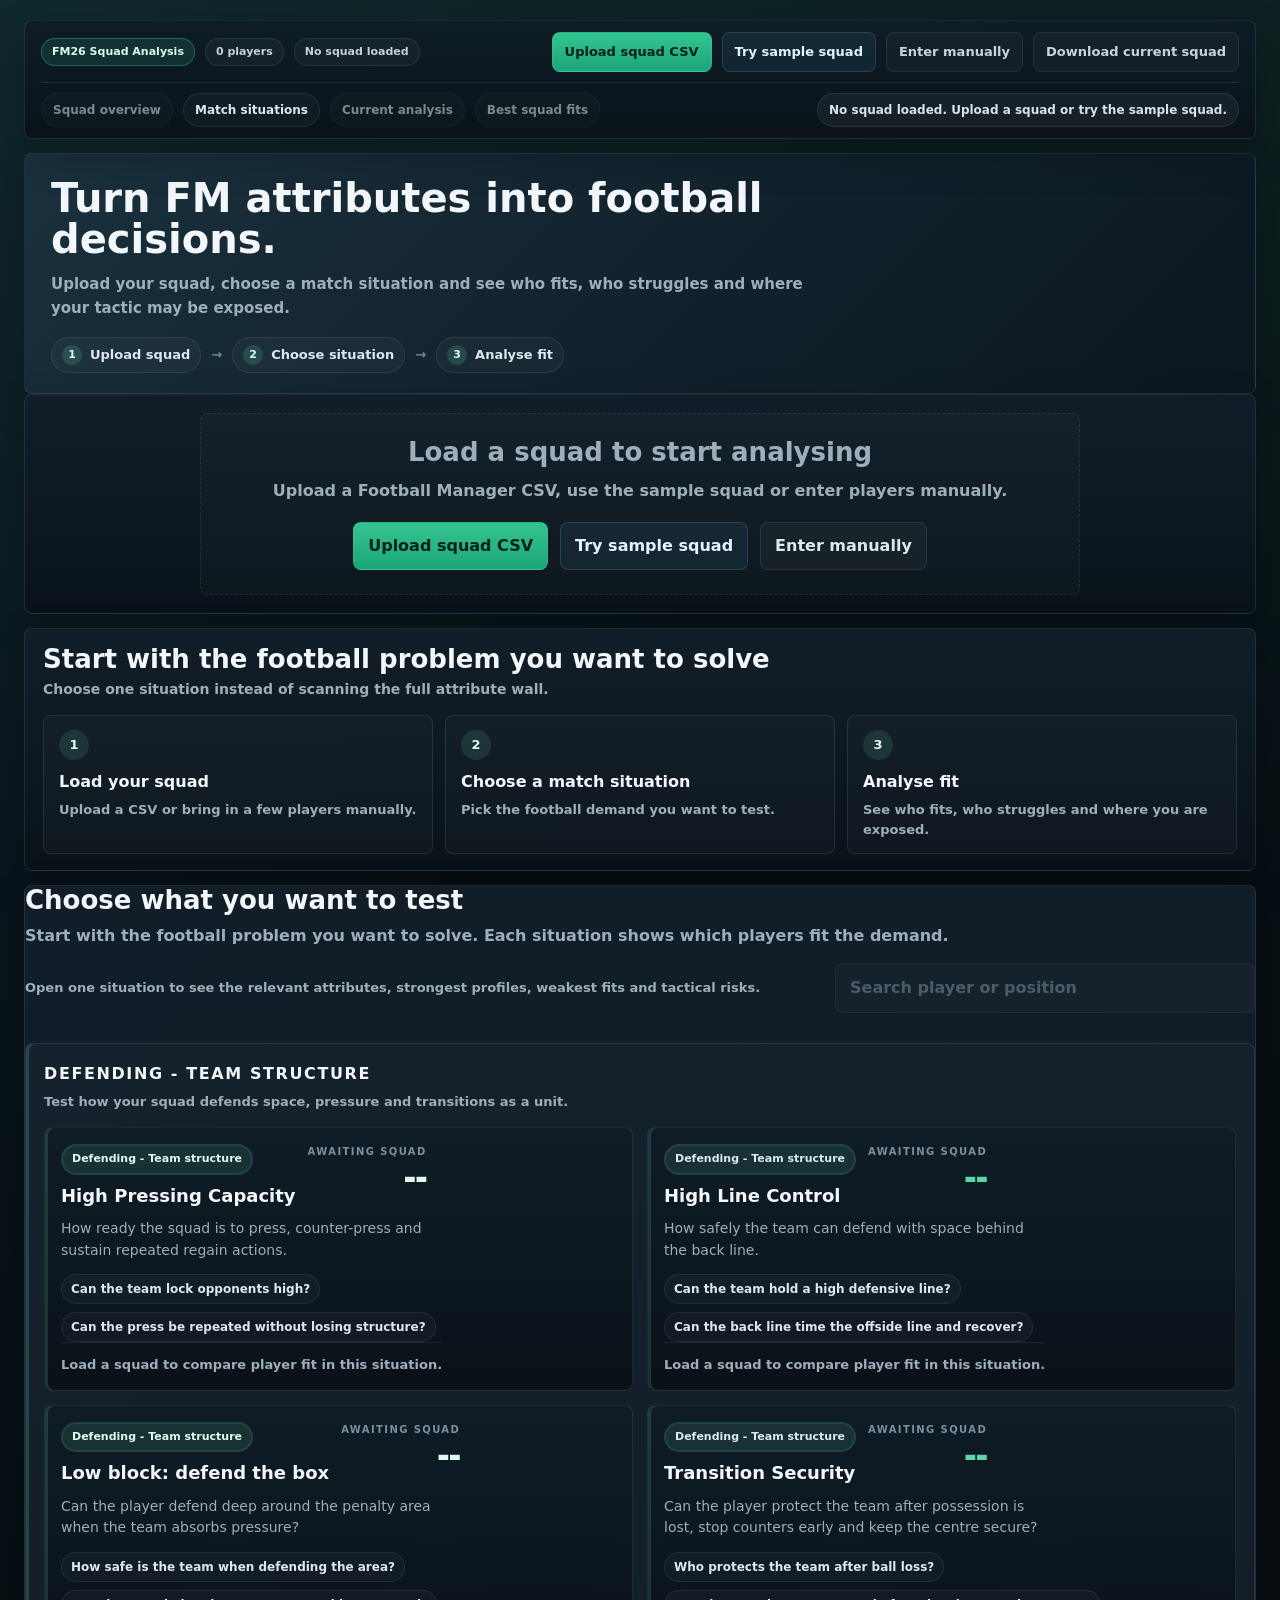
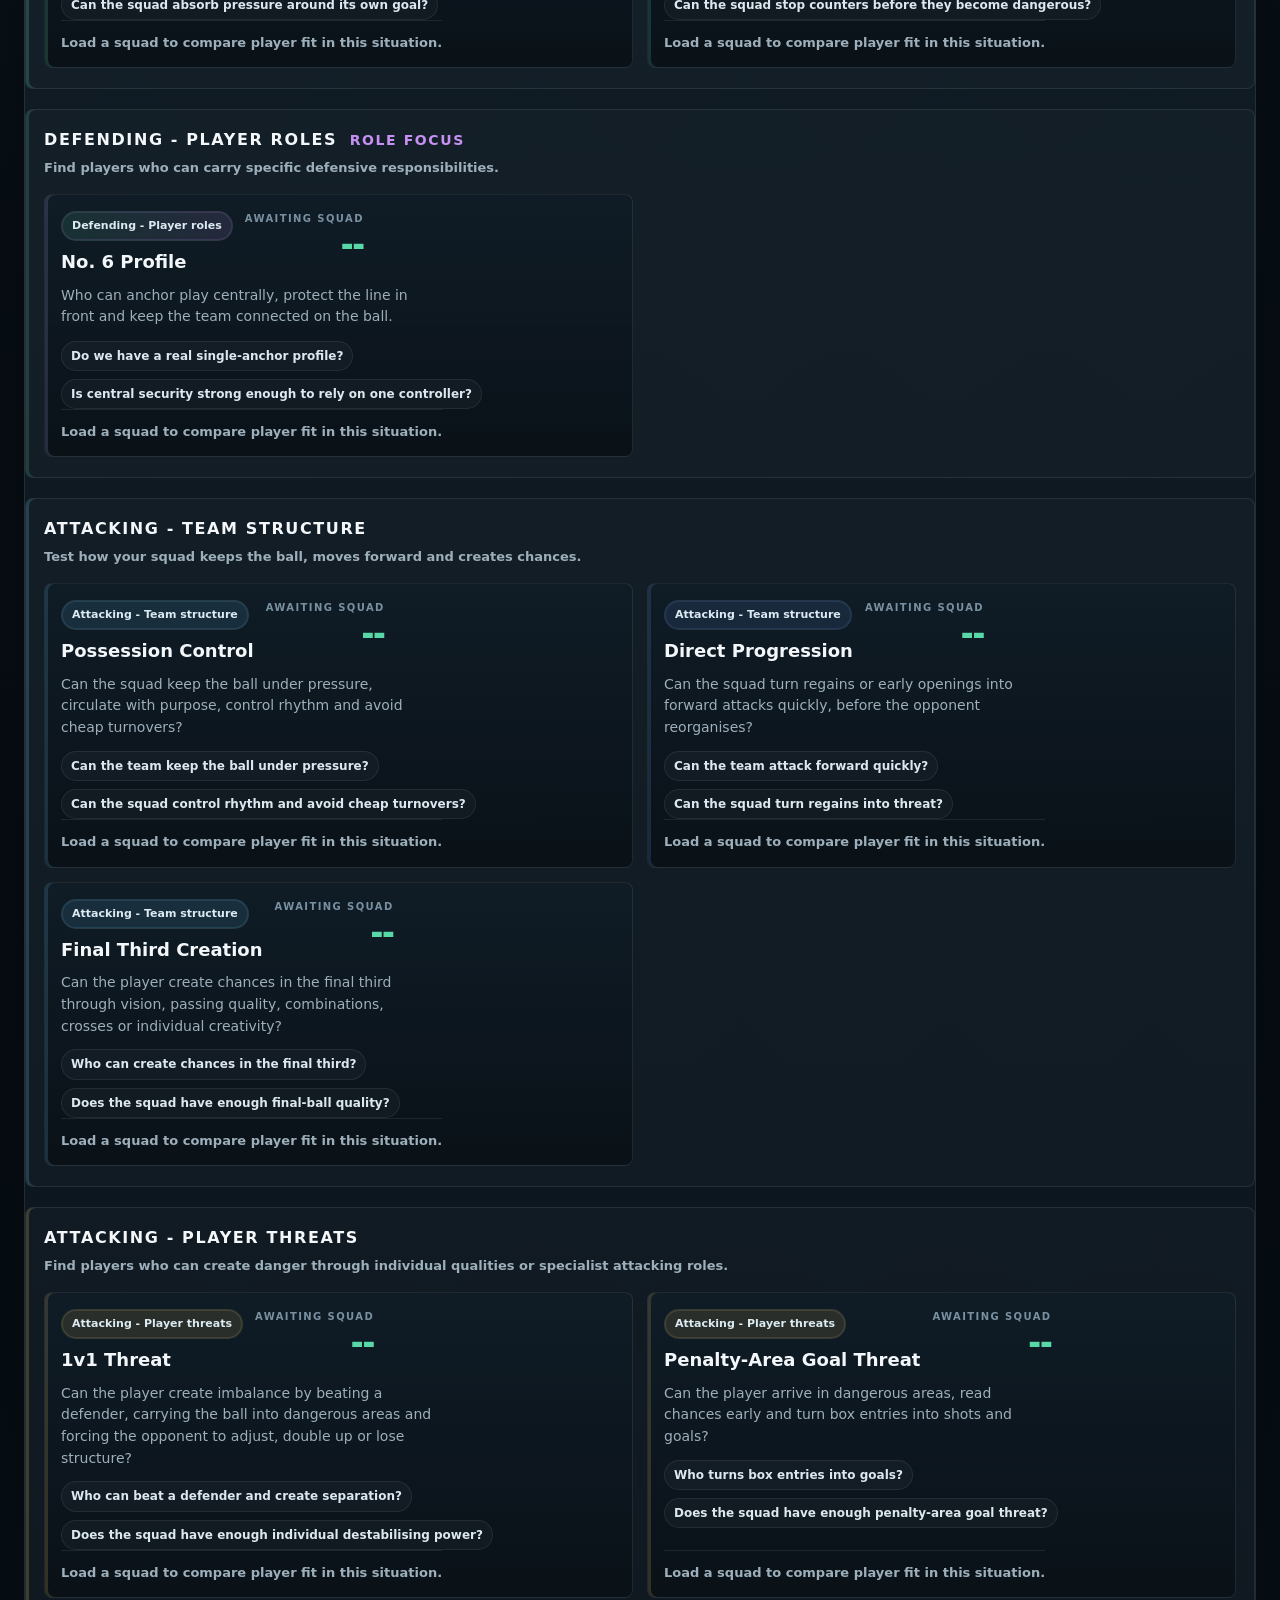
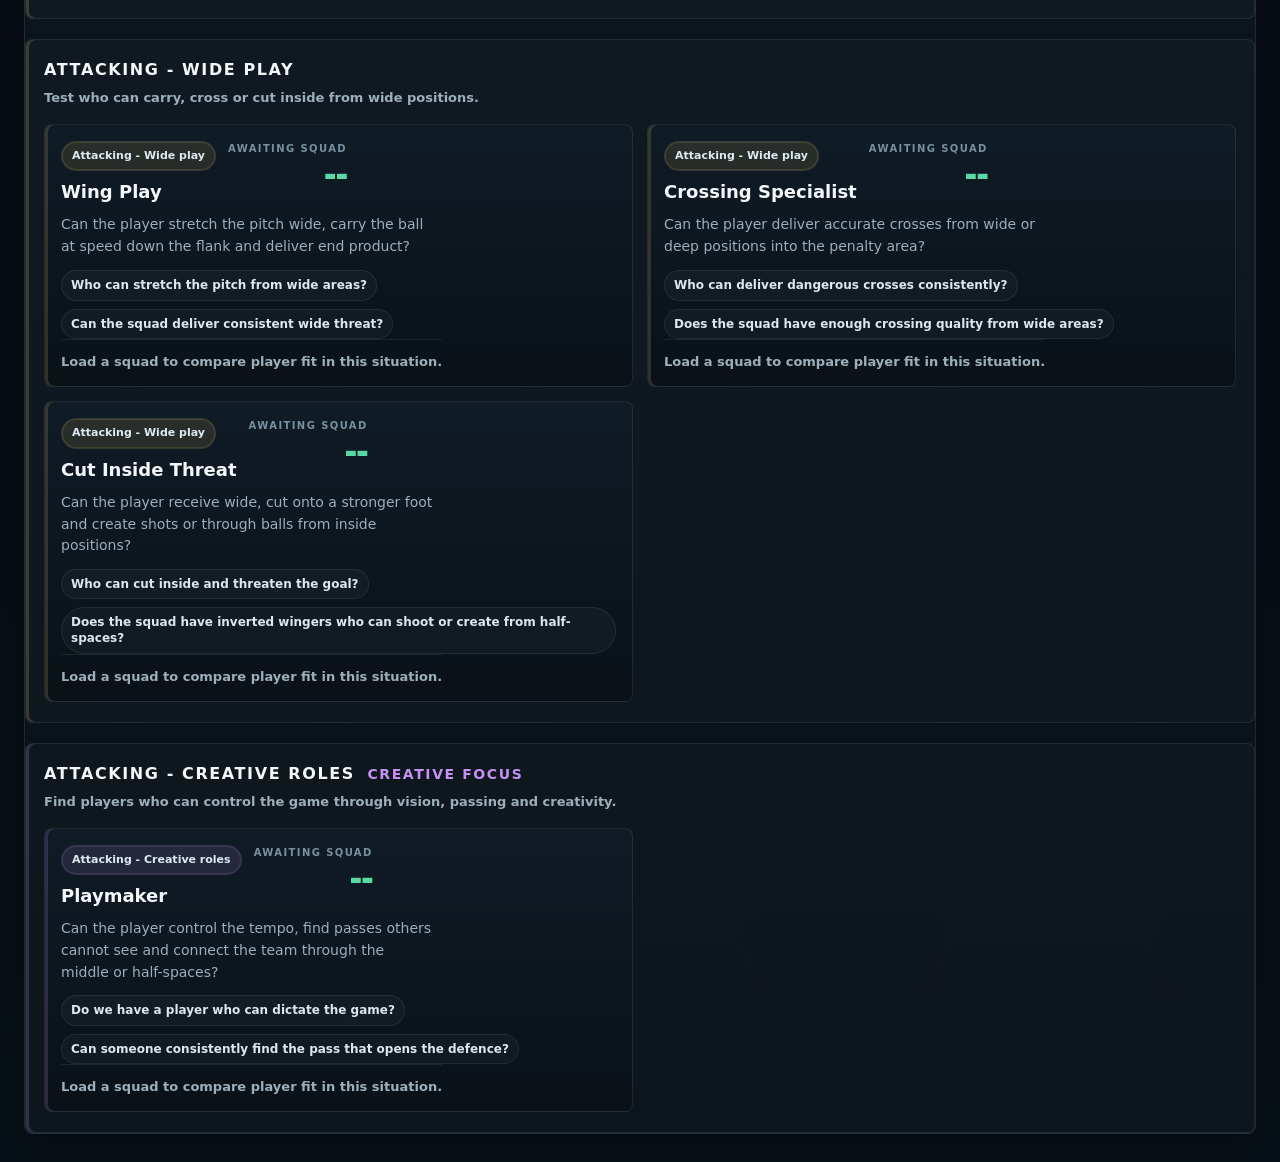
<file: index.html>
<!doctype html>
<html lang="en">
  <head>
    <meta charset="UTF-8" />
    <meta name="viewport" content="width=device-width, initial-scale=1.0" />
    <title>FM26 Squad Analysis</title>
    <link rel="stylesheet" href="./styles.css" />
  </head>
  <body>
    <main class="app-shell">
      <input id="csvInput" class="visually-hidden" type="file" accept=".csv,text/csv" />

      <section class="band sticky-app-bar" id="stickyAppBar">
        <div class="sticky-app-main">
          <div class="sticky-app-brand">
            <span class="pill pill-accent">FM26 Squad Analysis</span>
            <span class="pill" id="playerCountPill">0 players</span>
            <span class="pill" id="dataSourcePill">No squad loaded</span>
            <span class="pill hidden-view" id="activeSituationPill">Active: none</span>
          </div>
          <div class="sticky-app-actions">
            <button class="btn btn-primary" id="stickyUploadBtn" type="button">Upload squad CSV</button>
            <button class="btn btn-secondary" id="sampleBtn" type="button">Try sample squad</button>
            <button class="btn btn-tertiary" id="manualEntryBtn" type="button">Enter manually</button>
            <button class="btn btn-tertiary" id="exportBtn" type="button">Download current squad</button>
          </div>
        </div>
        <div class="sticky-app-nav">
          <div class="anchor-group">
            <button class="anchor-btn" id="jumpToOverviewBtn" type="button">Squad overview</button>
            <button class="anchor-btn" id="jumpToSituationsBtn" type="button">Match situations</button>
            <button class="anchor-btn" id="jumpToAnalysisBtn" type="button">Current analysis</button>
            <button class="anchor-btn" id="jumpToRankingBtn" type="button">Best squad fits</button>
          </div>
          <div id="statusMessage" class="status-pill status-neutral">Loading analysis models</div>
        </div>
      </section>

      <header class="band topbar">
        <div class="brand-block">
          <h1>Turn FM attributes into football decisions.</h1>
          <p class="lede">
            Upload your squad, choose a match situation and see who fits, who struggles and where your
            tactic may be exposed.
          </p>
          <div class="hero-process">
            <span class="hero-step"><strong>1</strong> Upload squad</span>
            <span class="hero-arrow">&rarr;</span>
            <span class="hero-step"><strong>2</strong> Choose situation</span>
            <span class="hero-arrow">&rarr;</span>
            <span class="hero-step"><strong>3</strong> Analyse fit</span>
          </div>
        </div>
      </header>

      <section class="band empty-state-band hidden-view" id="emptyStateSection">
        <div class="empty-state empty-state-centered">
          <div class="empty-state-copy">
            <h2>Load a squad to start analysing</h2>
            <p>Upload a Football Manager CSV, use the sample squad or enter players manually.</p>
          </div>
          <div class="empty-state-actions">
            <button class="btn btn-primary" id="emptyUploadBtn" type="button">Upload squad CSV</button>
            <button class="btn btn-secondary" id="emptySampleBtn" type="button">Try sample squad</button>
            <button class="btn btn-tertiary" id="emptyManualBtn" type="button">Enter manually</button>
          </div>
        </div>
      </section>

      <section class="band overview-intro" id="introOverviewSection">
        <div class="overview-head compact-overview-head">
          <div>
            <h2>Start with the football problem you want to solve</h2>
            <p>Choose one situation instead of scanning the full attribute wall.</p>
          </div>
        </div>

        <div class="overview-steps">
          <article class="overview-card">
            <div class="overview-index">1</div>
            <h3>Load your squad</h3>
            <p>Upload a CSV or bring in a few players manually.</p>
          </article>
          <article class="overview-card">
            <div class="overview-index">2</div>
            <h3>Choose a match situation</h3>
            <p>Pick the football demand you want to test.</p>
          </article>
          <article class="overview-card">
            <div class="overview-index">3</div>
            <h3>Analyse fit</h3>
            <p>See who fits, who struggles and where you are exposed.</p>
          </article>
        </div>
      </section>

      <section class="band squad-overview-band hidden-view" id="squadOverviewSection">
        <div class="section-head">
          <div>
            <h2>Squad overview</h2>
            <p>See your team's strengths and weaknesses across every match situation at a glance.</p>
          </div>
        </div>
        <div id="squadOverviewContent" class="squad-overview-content"></div>
      </section>

      <section class="page-grid" id="pageGrid">
        <div class="main-column">
          <section class="band" id="lensDirectorySection">
            <div class="section-head">
              <div>
                <h2>Choose what you want to test</h2>
                <p>Start with the football problem you want to solve. Each situation shows which players fit the demand.</p>
              </div>
            </div>
            <div class="directory-toolbar">
              <div class="legend-block">
                <span>Open one situation to see the relevant attributes, strongest profiles, weakest fits and tactical risks.</span>
              </div>
              <input
                id="searchInput"
                class="search-input directory-search"
                type="search"
                placeholder="Search player or position"
                autocomplete="off"
              />
            </div>
            <div id="positionFilters" class="position-filters"></div>
            <div id="lensGrid" class="lens-grid"></div>
          </section>

          <section class="band detail-band" id="detailSection">
            <div id="detailHeader"></div>
            <div id="kpiGrid" class="kpi-grid"></div>
            <div id="insightRow" class="insight-row"></div>
            <div id="topFitsSection" class="top-fits-section"></div>
            <div id="detailContextRow" class="detail-context-row"></div>
          </section>

          <section class="band" id="rankingSection">
            <div class="section-head section-head-tight">
              <div>
                <h2>Best squad fits</h2>
                <p>Players are ranked by how well their FM attributes match this football demand.</p>
              </div>
            </div>
            <div class="table-wrap">
              <table id="rankingTable"></table>
            </div>
          </section>
        </div>

        <aside class="side-column hidden-view" id="sideColumn">
          <section class="band side-panel">
            <div class="section-head section-head-tight">
              <div>
                <h2>Player fit in this situation</h2>
                <p>See why this player fits, struggles, or creates risk in the selected match situation.</p>
              </div>
            </div>
            <div id="selectedPlayerPanel"></div>
          </section>
        </aside>
      </section>
    </main>

    <div class="modal-backdrop hidden" id="manualModal" aria-hidden="true">
      <section class="band modal-panel" aria-labelledby="manualModalTitle">
        <div class="modal-head">
          <div>
            <h2 id="manualModalTitle">Enter player manually</h2>
            <p>Add one outfield player with a full attribute profile.</p>
          </div>
          <button class="icon-btn" id="closeManualModal" type="button" aria-label="Close manual entry">
            Close
          </button>
        </div>
        <form id="manualForm" class="manual-form">
          <div class="identity-grid">
            <label class="field">
              <span>Name</span>
              <input name="Name" type="text" required />
            </label>
            <label class="field">
              <span>Position</span>
              <input name="Position" type="text" placeholder="D (C), AM (R), ST (C)" />
            </label>
            <label class="field">
              <span>Age</span>
              <input name="Age" type="number" min="15" max="45" />
            </label>
          </div>
          <div id="manualGroups" class="manual-groups"></div>
          <div class="modal-actions">
            <button class="btn" id="cancelManualEntry" type="button">Cancel</button>
            <button class="btn btn-primary" type="submit">Add player to squad</button>
          </div>
        </form>
      </section>
    </div>

    <script src="./app.js"></script>
  </body>
</html>
</file>
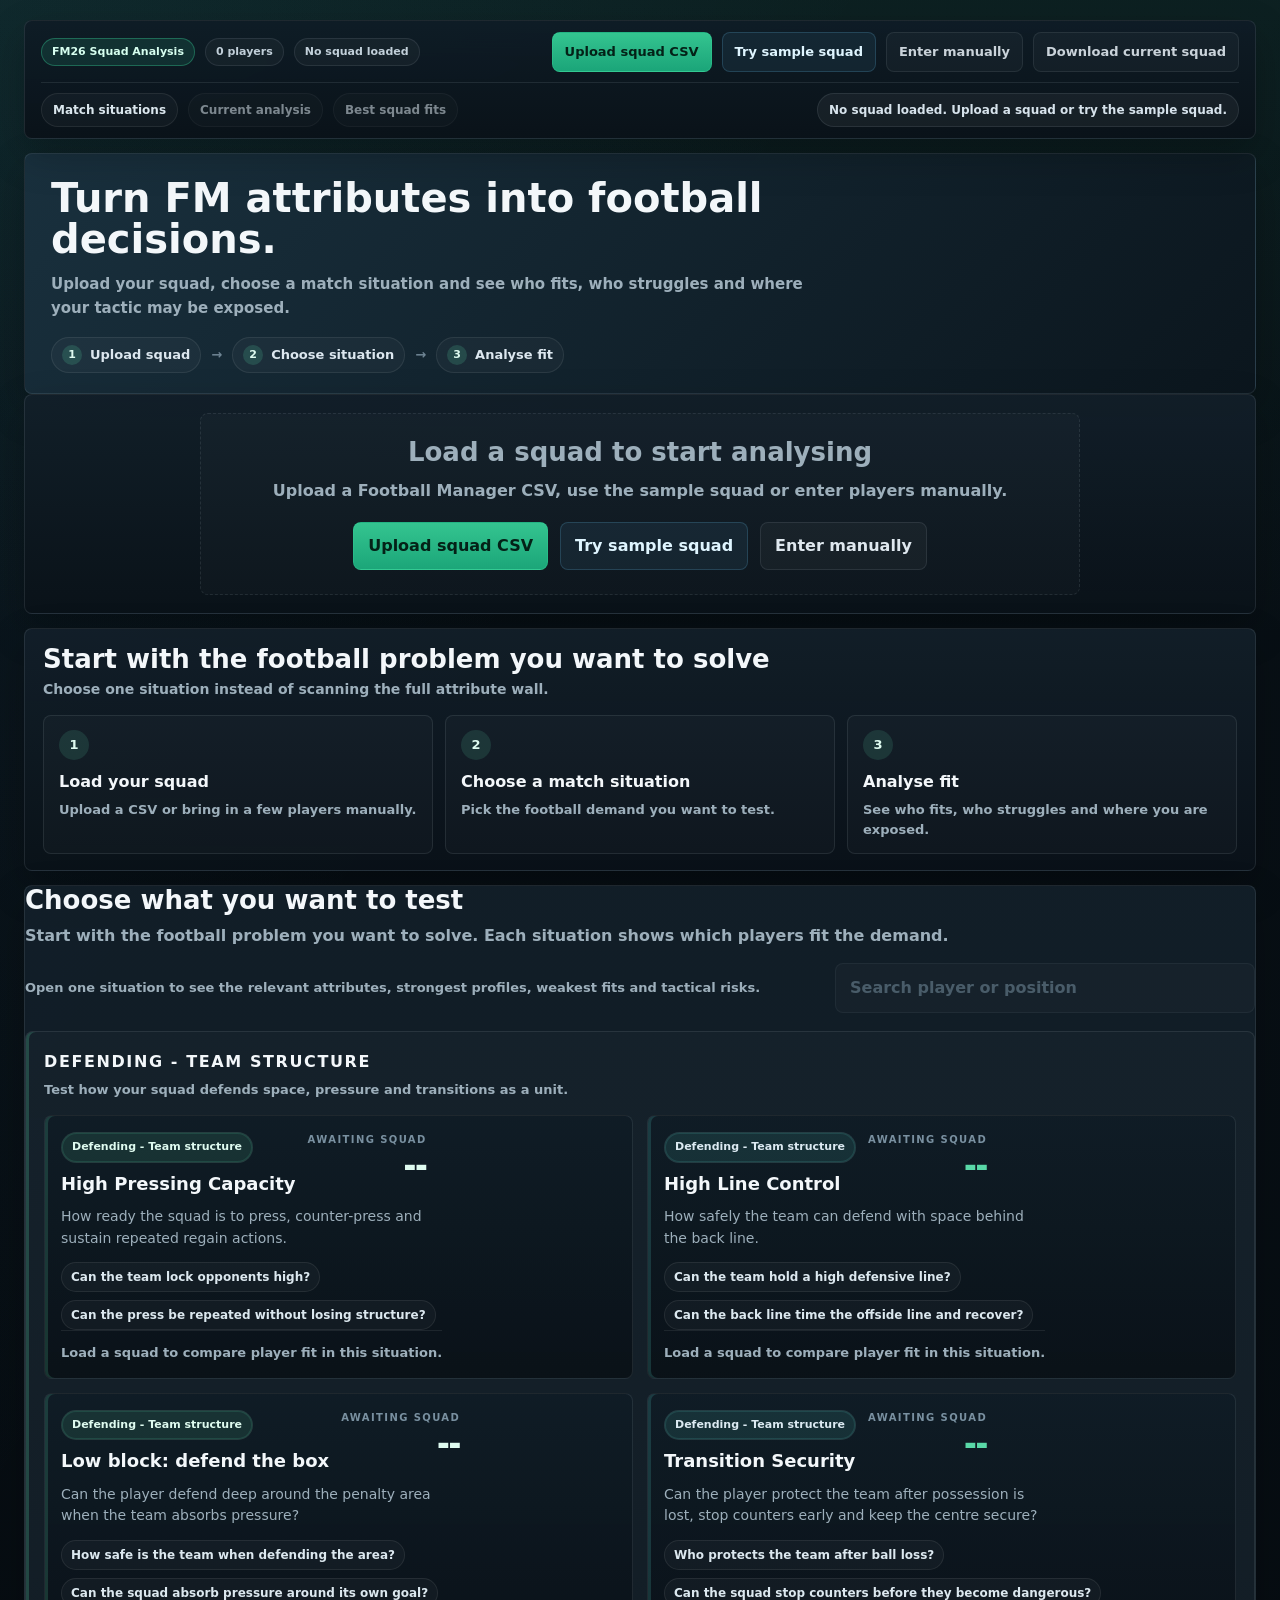
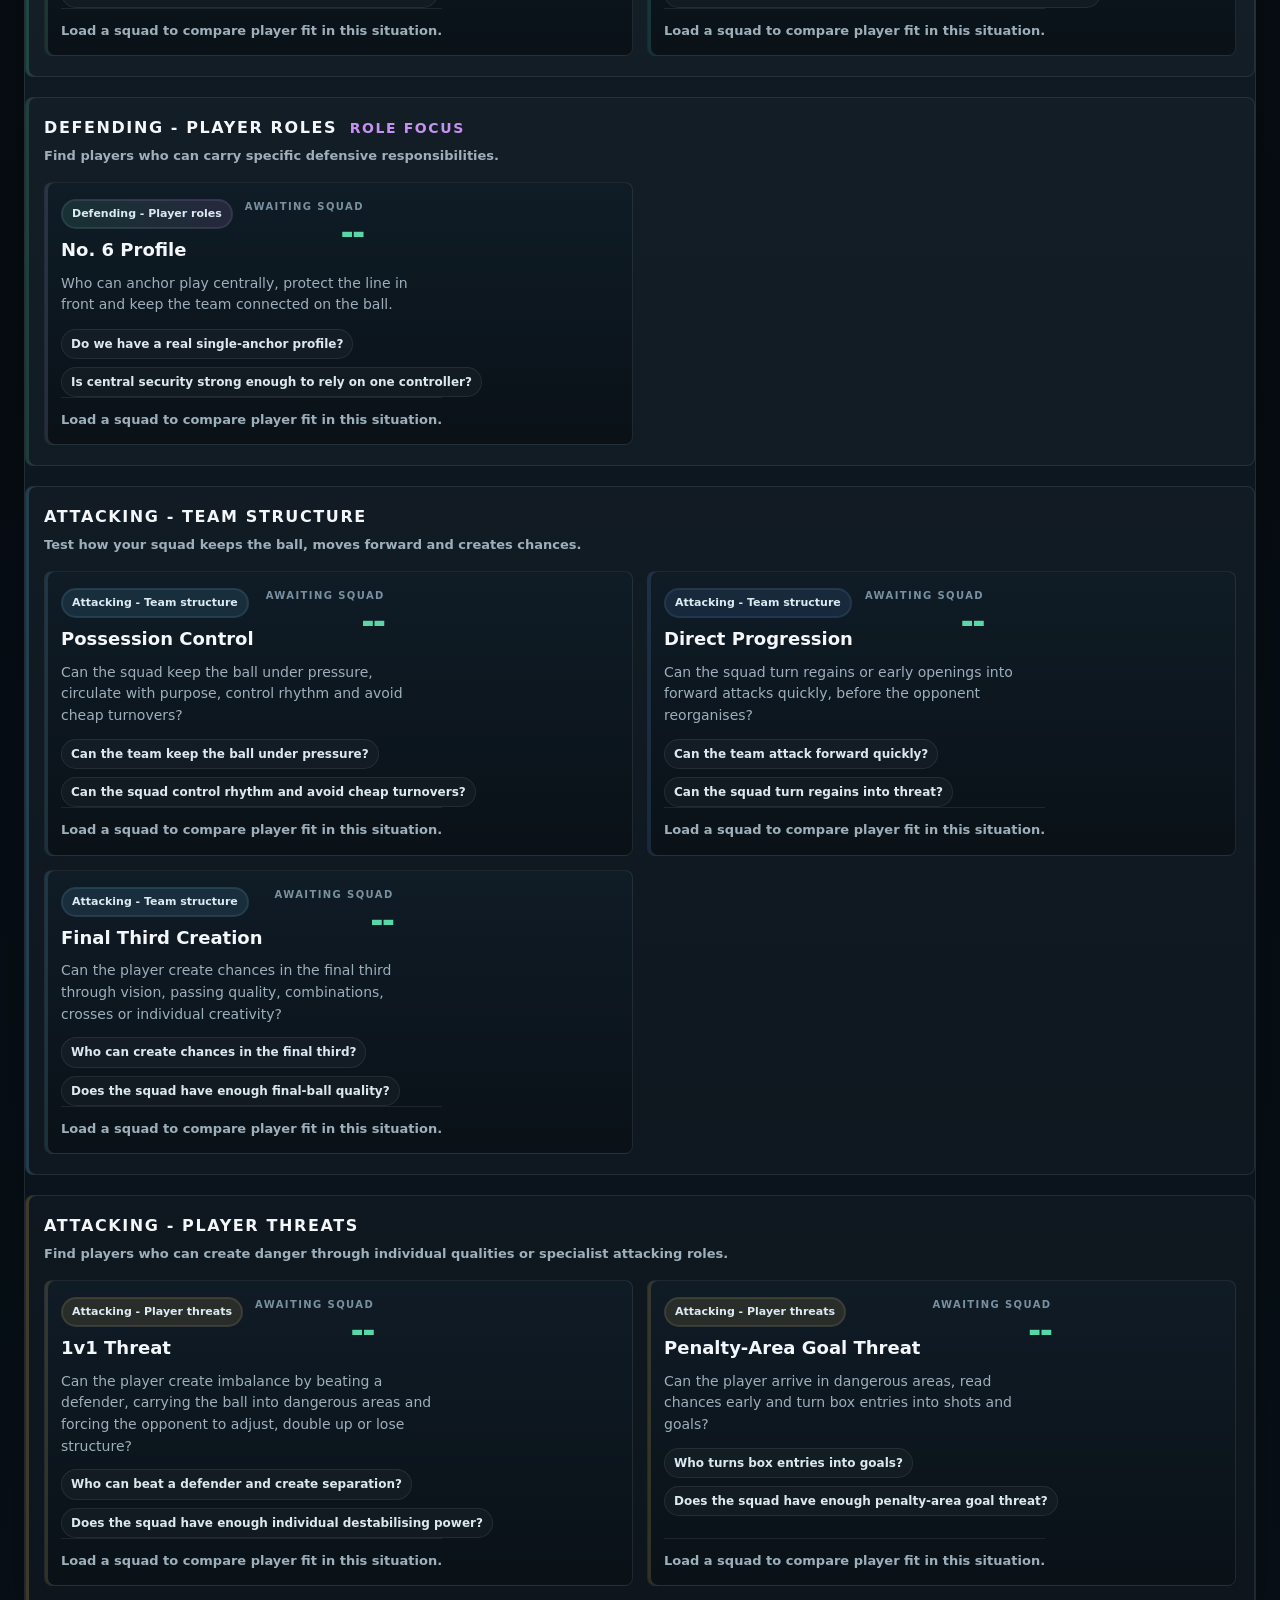
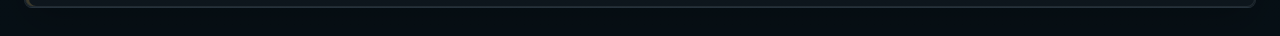
<file: Nima-main/index.html>
<!doctype html>
<html lang="en">
  <head>
    <meta charset="UTF-8" />
    <meta name="viewport" content="width=device-width, initial-scale=1.0" />
    <title>FM26 Squad Analysis</title>
    <link rel="stylesheet" href="./styles.css" />
  </head>
  <body>
    <main class="app-shell">
      <input id="csvInput" class="visually-hidden" type="file" accept=".csv,text/csv" />

      <section class="band sticky-app-bar" id="stickyAppBar">
        <div class="sticky-app-main">
          <div class="sticky-app-brand">
            <span class="pill pill-accent">FM26 Squad Analysis</span>
            <span class="pill" id="playerCountPill">0 players</span>
            <span class="pill" id="dataSourcePill">No squad loaded</span>
            <span class="pill hidden-view" id="activeSituationPill">Active: none</span>
          </div>
          <div class="sticky-app-actions">
            <button class="btn btn-primary" id="stickyUploadBtn" type="button">Upload squad CSV</button>
            <button class="btn btn-secondary" id="sampleBtn" type="button">Try sample squad</button>
            <button class="btn btn-tertiary" id="manualEntryBtn" type="button">Enter manually</button>
            <button class="btn btn-tertiary" id="exportBtn" type="button">Download current squad</button>
          </div>
        </div>
        <div class="sticky-app-nav">
          <div class="anchor-group">
            <button class="anchor-btn" id="jumpToSituationsBtn" type="button">Match situations</button>
            <button class="anchor-btn" id="jumpToAnalysisBtn" type="button">Current analysis</button>
            <button class="anchor-btn" id="jumpToRankingBtn" type="button">Best squad fits</button>
          </div>
          <div id="statusMessage" class="status-pill status-neutral">Loading analysis models</div>
        </div>
      </section>

      <header class="band topbar">
        <div class="brand-block">
          <h1>Turn FM attributes into football decisions.</h1>
          <p class="lede">
            Upload your squad, choose a match situation and see who fits, who struggles and where your
            tactic may be exposed.
          </p>
          <div class="hero-process">
            <span class="hero-step"><strong>1</strong> Upload squad</span>
            <span class="hero-arrow">&rarr;</span>
            <span class="hero-step"><strong>2</strong> Choose situation</span>
            <span class="hero-arrow">&rarr;</span>
            <span class="hero-step"><strong>3</strong> Analyse fit</span>
          </div>
        </div>
      </header>

      <section class="band empty-state-band hidden-view" id="emptyStateSection">
        <div class="empty-state empty-state-centered">
          <div class="empty-state-copy">
            <h2>Load a squad to start analysing</h2>
            <p>Upload a Football Manager CSV, use the sample squad or enter players manually.</p>
          </div>
          <div class="empty-state-actions">
            <button class="btn btn-primary" id="emptyUploadBtn" type="button">Upload squad CSV</button>
            <button class="btn btn-secondary" id="emptySampleBtn" type="button">Try sample squad</button>
            <button class="btn btn-tertiary" id="emptyManualBtn" type="button">Enter manually</button>
          </div>
        </div>
      </section>

      <section class="band overview-intro" id="introOverviewSection">
        <div class="overview-head compact-overview-head">
          <div>
            <h2>Start with the football problem you want to solve</h2>
            <p>Choose one situation instead of scanning the full attribute wall.</p>
          </div>
        </div>

        <div class="overview-steps">
          <article class="overview-card">
            <div class="overview-index">1</div>
            <h3>Load your squad</h3>
            <p>Upload a CSV or bring in a few players manually.</p>
          </article>
          <article class="overview-card">
            <div class="overview-index">2</div>
            <h3>Choose a match situation</h3>
            <p>Pick the football demand you want to test.</p>
          </article>
          <article class="overview-card">
            <div class="overview-index">3</div>
            <h3>Analyse fit</h3>
            <p>See who fits, who struggles and where you are exposed.</p>
          </article>
        </div>
      </section>

      <section class="page-grid" id="pageGrid">
        <div class="main-column">
          <section class="band" id="lensDirectorySection">
            <div class="section-head">
              <div>
                <h2>Choose what you want to test</h2>
                <p>Start with the football problem you want to solve. Each situation shows which players fit the demand.</p>
              </div>
            </div>
            <div class="directory-toolbar">
              <div class="legend-block">
                <span>Open one situation to see the relevant attributes, strongest profiles, weakest fits and tactical risks.</span>
              </div>
              <input
                id="searchInput"
                class="search-input directory-search"
                type="search"
                placeholder="Search player or position"
                autocomplete="off"
              />
            </div>
            <div id="lensGrid" class="lens-grid"></div>
          </section>

          <section class="band detail-band" id="detailSection">
            <div id="detailHeader"></div>
            <div id="kpiGrid" class="kpi-grid"></div>
            <div id="insightRow" class="insight-row"></div>
            <div id="topFitsSection" class="top-fits-section"></div>
            <div id="detailContextRow" class="detail-context-row"></div>
          </section>

          <section class="band" id="rankingSection">
            <div class="section-head section-head-tight">
              <div>
                <h2>Best squad fits</h2>
                <p>Players are ranked by how well their FM attributes match this football demand.</p>
              </div>
            </div>
            <div class="table-wrap">
              <table id="rankingTable"></table>
            </div>
          </section>
        </div>

        <aside class="side-column hidden-view" id="sideColumn">
          <section class="band side-panel">
            <div class="section-head section-head-tight">
              <div>
                <h2>Player fit in this situation</h2>
                <p>See why this player fits, struggles, or creates risk in the selected match situation.</p>
              </div>
            </div>
            <div id="selectedPlayerPanel"></div>
          </section>
        </aside>
      </section>
    </main>

    <div class="modal-backdrop hidden" id="manualModal" aria-hidden="true">
      <section class="band modal-panel" aria-labelledby="manualModalTitle">
        <div class="modal-head">
          <div>
            <h2 id="manualModalTitle">Enter player manually</h2>
            <p>Add one outfield player with a full attribute profile.</p>
          </div>
          <button class="icon-btn" id="closeManualModal" type="button" aria-label="Close manual entry">
            Close
          </button>
        </div>
        <form id="manualForm" class="manual-form">
          <div class="identity-grid">
            <label class="field">
              <span>Name</span>
              <input name="Name" type="text" required />
            </label>
            <label class="field">
              <span>Position</span>
              <input name="Position" type="text" placeholder="D (C), AM (R), ST (C)" />
            </label>
            <label class="field">
              <span>Age</span>
              <input name="Age" type="number" min="15" max="45" />
            </label>
          </div>
          <div id="manualGroups" class="manual-groups"></div>
          <div class="modal-actions">
            <button class="btn" id="cancelManualEntry" type="button">Cancel</button>
            <button class="btn btn-primary" type="submit">Add player to squad</button>
          </div>
        </form>
      </section>
    </div>

    <script src="./app.js"></script>
  </body>
</html>
</file>
<file: styles.css>
:root {
  color-scheme: dark;
  --rank-col-width: 56px;
  --player-col-width: 248px;
  --fit-col-width: 136px;
  --bg: #091117;
  --bg-alt: #0d171f;
  --band: #0f1b24;
  --band-strong: #142330;
  --line: rgba(168, 184, 195, 0.13);
  --line-strong: rgba(168, 184, 195, 0.22);
  --text: #f3f7fa;
  --muted: #9dafbb;
  --green: #59d8a7;
  --cyan: #67bde8;
  --violet: #c691f2;
  --amber: #e5bb5d;
  --red: #df7688;
  --panel-soft: rgba(255, 255, 255, 0.03);
  --panel-quiet: rgba(255, 255, 255, 0.025);
  --shadow: 0 16px 40px rgba(0, 0, 0, 0.22);
  --radius: 8px;
}

* {
  box-sizing: border-box;
}

html,
body {
  margin: 0;
  min-height: 100%;
}

body {
  font-family: Inter, ui-sans-serif, system-ui, -apple-system, BlinkMacSystemFont, "Segoe UI", sans-serif;
  color: var(--text);
  background:
    linear-gradient(180deg, rgba(55, 211, 154, 0.08), transparent 20%),
    linear-gradient(120deg, rgba(70, 186, 242, 0.06), transparent 28%),
    linear-gradient(180deg, var(--bg), #060c11 58%, #071016);
  line-height: 1.5;
}

button,
input {
  font: inherit;
}

button {
  cursor: pointer;
}

.app-shell {
  max-width: 1560px;
  margin: 0 auto;
  padding: 20px 24px 28px;
}

.visually-hidden {
  position: absolute;
  width: 1px;
  height: 1px;
  padding: 0;
  margin: -1px;
  overflow: hidden;
  clip: rect(0, 0, 0, 0);
  white-space: nowrap;
  border: 0;
}

.band {
  border: 1px solid var(--line);
  background:
    linear-gradient(180deg, rgba(18, 31, 41, 0.96), rgba(10, 18, 25, 0.94));
  box-shadow: var(--shadow);
  border-radius: var(--radius);
}

.sticky-app-bar {
  position: sticky;
  top: 12px;
  z-index: 30;
  padding: 11px 16px;
  margin-bottom: 14px;
  backdrop-filter: blur(18px);
  background:
    linear-gradient(180deg, rgba(15, 28, 38, 0.94), rgba(10, 18, 25, 0.96));
}

.sticky-app-main,
.sticky-app-nav {
  display: flex;
  align-items: center;
  justify-content: space-between;
  gap: 16px;
}

.sticky-app-nav {
  margin-top: 10px;
  padding-top: 10px;
  border-top: 1px solid var(--line);
}

.sticky-app-brand,
.sticky-app-actions,
.anchor-group {
  display: flex;
  align-items: center;
  gap: 10px;
  flex-wrap: wrap;
}

.anchor-btn {
  border: 1px solid rgba(255, 255, 255, 0.08);
  border-radius: 999px;
  background: rgba(255, 255, 255, 0.03);
  color: #dbe7ee;
  padding: 7px 11px;
  font-size: 12px;
  font-weight: 800;
}

.anchor-btn:hover {
  background: rgba(255, 255, 255, 0.055);
}

.anchor-btn:disabled,
.btn:disabled,
.search-input:disabled {
  opacity: 0.55;
  cursor: not-allowed;
  transform: none;
}

.topbar {
  display: flex;
  align-items: flex-start;
  gap: 18px;
  padding: 24px 26px 20px;
  background:
    linear-gradient(135deg, rgba(26, 49, 63, 0.96), rgba(12, 22, 30, 0.95)),
    linear-gradient(180deg, rgba(89, 216, 167, 0.05), transparent 56%);
}

.brand-block {
  max-width: 860px;
}

.pill {
  display: inline-flex;
  align-items: center;
  gap: 6px;
  border: 1px solid var(--line);
  border-radius: 999px;
  padding: 5px 10px;
  color: #c2d0da;
  background: rgba(255, 255, 255, 0.035);
  font-size: 11px;
  font-weight: 800;
}

.pill-accent {
  color: #d7fff0;
  border-color: rgba(55, 211, 154, 0.35);
  background: rgba(55, 211, 154, 0.12);
}

.sticky-app-bar .btn {
  min-height: 40px;
  padding: 9px 12px;
  font-size: 13px;
}

.sticky-app-bar .btn-tertiary {
  opacity: 0.9;
}

h1,
h2,
h3,
h4,
p {
  margin: 0;
}

h1 {
  font-size: clamp(34px, 3.4vw, 40px);
  line-height: 1.02;
  letter-spacing: 0;
  max-width: 720px;
}

h2 {
  font-size: clamp(22px, 2.4vw, 26px);
  line-height: 1.1;
}

.lede {
  margin-top: 12px;
  max-width: 760px;
  color: var(--muted);
  font-size: 15px;
  line-height: 1.65;
  font-weight: 620;
}

.hero-process {
  display: flex;
  flex-wrap: wrap;
  gap: 10px;
  align-items: center;
  margin-top: 16px;
}

.hero-step {
  display: inline-flex;
  align-items: center;
  gap: 8px;
  padding: 7px 10px;
  border-radius: 999px;
  border: 1px solid rgba(255, 255, 255, 0.08);
  background: rgba(255, 255, 255, 0.03);
  font-size: 13px;
  font-weight: 760;
  color: #dce7ef;
}

.hero-step strong {
  display: inline-flex;
  align-items: center;
  justify-content: center;
  width: 20px;
  height: 20px;
  border-radius: 999px;
  background: rgba(89, 216, 167, 0.18);
  color: #dffbf0;
  font-size: 11px;
}

.hero-arrow {
  color: #6f8594;
  font-size: 13px;
  font-weight: 900;
}

.btn {
  border: 1px solid var(--line);
  border-radius: var(--radius);
  background: rgba(255, 255, 255, 0.045);
  color: var(--text);
  padding: 11px 14px;
  font-weight: 800;
  min-height: 44px;
  transition: background 0.18s ease, border-color 0.18s ease, transform 0.18s ease;
}

.btn:hover {
  border-color: var(--line-strong);
  background: rgba(255, 255, 255, 0.06);
  transform: translateY(-1px);
}

.btn-primary {
  border-color: rgba(55, 211, 154, 0.32);
  background: linear-gradient(180deg, rgba(55, 211, 154, 0.92), rgba(29, 178, 129, 0.92));
  color: #042117;
}

.btn-secondary {
  border-color: rgba(103, 189, 232, 0.2);
  background: rgba(103, 189, 232, 0.08);
  color: #dff5ff;
}

.btn-tertiary {
  background: rgba(255, 255, 255, 0.035);
  color: #dfe8ef;
}

.btn-file {
  position: relative;
  overflow: hidden;
}

.btn-file input {
  position: absolute;
  inset: 0;
  opacity: 0;
  cursor: pointer;
}

.control-bar {
  margin-top: 14px;
  padding: 16px 18px;
}

.section-head {
  display: flex;
  justify-content: space-between;
  align-items: flex-start;
  gap: 16px;
}

.section-head p {
  color: var(--muted);
  margin-top: 8px;
  line-height: 1.62;
  font-weight: 650;
}

.section-head-tight {
  margin-bottom: 18px;
}

.meta-note,
.legend-block,
.legend-small {
  color: var(--muted);
  font-size: 13px;
  line-height: 1.5;
  font-weight: 700;
}

.legend-block {
  display: flex;
  gap: 14px;
  flex-wrap: wrap;
  justify-content: flex-end;
}

.directory-toolbar {
  display: flex;
  align-items: center;
  justify-content: space-between;
  gap: 16px;
  margin-top: 14px;
  flex-wrap: wrap;
}

.directory-toolbar .legend-block {
  flex: 1 1 420px;
  justify-content: flex-start;
}

.directory-tools {
  display: flex;
  flex-direction: column;
  align-items: flex-end;
  gap: 12px;
  min-width: min(100%, 420px);
}

.directory-search {
  width: min(100%, 360px);
  min-width: 260px;
}

.legend-small {
  text-align: right;
}

.hidden-view {
  display: none !important;
}

.control-inline {
  display: flex;
  gap: 18px;
  align-items: center;
  justify-content: space-between;
}

.control-copy {
  max-width: 760px;
}

.control-copy h2 {
  font-size: 20px;
}

.control-copy p {
  margin-top: 6px;
  color: var(--muted);
  font-size: 14px;
  line-height: 1.55;
  font-weight: 650;
}

.search-input {
  min-width: 320px;
  flex: 0 1 420px;
  border: 1px solid var(--line);
  border-radius: var(--radius);
  background: rgba(255, 255, 255, 0.04);
  color: var(--text);
  padding: 12px 14px;
  font-weight: 700;
  outline: none;
}

.search-input:focus {
  border-color: rgba(103, 189, 232, 0.35);
  box-shadow: 0 0 0 3px rgba(103, 189, 232, 0.08);
}

.search-input::placeholder {
  color: #7890a0;
}

.status-pill {
  border-radius: 999px;
  padding: 7px 11px;
  font-size: 12px;
  font-weight: 850;
  border: 1px solid var(--line);
}

.status-good {
  color: #d4fff0;
  background: rgba(55, 211, 154, 0.13);
  border-color: rgba(55, 211, 154, 0.32);
}

.status-bad {
  color: #ffd8df;
  background: rgba(240, 108, 127, 0.13);
  border-color: rgba(240, 108, 127, 0.32);
}

.status-neutral {
  color: #d7e3ec;
  background: rgba(255, 255, 255, 0.05);
}

.page-grid {
  display: grid;
  grid-template-columns: minmax(0, 1fr);
  gap: 18px;
  margin-top: 14px;
}

.page-grid.page-grid-focus {
  grid-template-columns: minmax(0, 1.25fr) minmax(320px, 0.75fr);
}

.overview-intro {
  margin-top: 14px;
  padding: 16px 18px;
}

.overview-head {
  display: block;
}

.overview-head p {
  margin-top: 6px;
  color: var(--muted);
  line-height: 1.55;
  font-weight: 650;
  max-width: 720px;
  font-size: 14px;
}

.overview-steps {
  display: grid;
  grid-template-columns: repeat(3, minmax(0, 1fr));
  gap: 12px;
  margin-top: 14px;
}

.overview-card {
  border: 1px solid var(--line);
  border-radius: var(--radius);
  background: rgba(255, 255, 255, 0.022);
  padding: 14px 15px;
}

.overview-index {
  display: inline-flex;
  align-items: center;
  justify-content: center;
  width: 30px;
  height: 30px;
  border-radius: 999px;
  background: rgba(89, 216, 167, 0.14);
  color: #dffbf0;
  font-size: 13px;
  font-weight: 900;
}

.overview-card h3 {
  margin-top: 10px;
  font-size: 16px;
}

.overview-card p {
  margin-top: 6px;
  color: var(--muted);
  font-size: 13px;
  line-height: 1.5;
  font-weight: 650;
}

.main-column,
.side-column {
  display: flex;
  flex-direction: column;
  gap: 18px;
}

.lens-grid {
  display: flex;
  flex-direction: column;
  gap: 20px;
  margin-top: 18px;
}

.situation-group {
  border: 1px solid var(--line);
  border-radius: var(--radius);
  padding: 18px 18px 20px;
  background: rgba(255, 255, 255, 0.018);
}

.situation-group-head h3 {
  font-size: 16px;
  text-transform: uppercase;
  letter-spacing: 0.1em;
}

.situation-group-head p {
  margin-top: 6px;
  color: var(--muted);
  line-height: 1.5;
  font-weight: 650;
  max-width: 720px;
  font-size: 13px;
}

.situation-card-grid {
  display: grid;
  grid-template-columns: repeat(2, minmax(0, 1fr));
  gap: 14px;
  margin-top: 16px;
}

.group-defending-team {
  box-shadow: inset 3px 0 0 rgba(89, 216, 167, 0.22);
}

.group-defending-role {
  box-shadow: inset 3px 0 0 rgba(89, 216, 167, 0.18);
}

.group-defending-role .situation-group-head h3::after {
  content: " role focus";
  color: var(--violet);
  font-size: 14px;
  font-weight: 800;
  margin-left: 6px;
}

.group-attacking-team {
  box-shadow: inset 3px 0 0 rgba(103, 189, 232, 0.22);
}

.group-attacking-threat {
  box-shadow: inset 3px 0 0 rgba(229, 187, 93, 0.22);
}

.lens-card {
  border: 1px solid var(--line);
  border-radius: var(--radius);
  background:
    linear-gradient(180deg, rgba(16, 28, 38, 0.96), rgba(10, 18, 24, 0.98));
  color: var(--text);
  padding: 16px 16px 15px;
  text-align: left;
  transition: transform 0.18s ease, border-color 0.18s ease, box-shadow 0.18s ease;
  position: relative;
  display: flex;
  flex-direction: column;
  min-height: 100%;
}

.lens-card:hover {
  transform: translateY(-2px);
  border-color: rgba(70, 186, 242, 0.32);
  box-shadow: 0 12px 24px rgba(0, 0, 0, 0.16);
}

.lens-card.active {
  border-color: rgba(103, 189, 232, 0.38);
  box-shadow:
    inset 0 0 0 1px rgba(103, 189, 232, 0.18),
    0 16px 28px rgba(0, 0, 0, 0.18);
}

.lens-card-badge-row {
  display: flex;
  align-items: center;
  gap: 8px;
  margin-bottom: 10px;
}

.lens-category-badge {
  display: inline-flex;
  align-items: center;
  padding: 6px 10px;
  border-radius: 999px;
  font-size: 11px;
  font-weight: 850;
  border: 1px solid rgba(255, 255, 255, 0.06);
  color: #dceaf2;
  background: rgba(255, 255, 255, 0.03);
}

.lens-active-pill {
  display: inline-flex;
  align-items: center;
  padding: 6px 10px;
  border-radius: 999px;
  background: rgba(103, 189, 232, 0.12);
  color: #dff5ff;
  font-size: 11px;
  font-weight: 900;
  box-shadow: inset 0 0 0 1px rgba(103, 189, 232, 0.14);
}

.lens-card-top {
  display: flex;
  justify-content: space-between;
  gap: 12px;
  align-items: flex-start;
}

.lens-card-title {
  font-size: 18px;
  font-weight: 900;
  line-height: 1.18;
}

.lens-card-score {
  font-size: 28px;
  font-weight: 950;
  color: var(--green);
  line-height: 1;
}

.lens-score-block {
  min-width: 86px;
  text-align: right;
}

.lens-card-score-label {
  color: #7990a0;
  font-size: 10px;
  text-transform: uppercase;
  letter-spacing: 0.14em;
  font-weight: 900;
  margin-bottom: 6px;
}

.lens-card-copy {
  margin-top: 12px;
  color: var(--muted);
  font-size: 14px;
  line-height: 1.55;
  min-height: 44px;
  max-width: 42ch;
}

.lens-tag-row {
  display: flex;
  flex-wrap: wrap;
  gap: 8px;
  margin-top: 12px;
}

.lens-focus-tag {
  display: inline-flex;
  align-items: center;
  padding: 6px 9px;
  border-radius: 999px;
  border: 1px solid rgba(255, 255, 255, 0.08);
  background: rgba(255, 255, 255, 0.03);
  color: #dce8ef;
  font-size: 12px;
  font-weight: 750;
  line-height: 1.35;
}

.lens-card-empty-note {
  margin-top: auto;
  padding-top: 12px;
  border-top: 1px solid rgba(255, 255, 255, 0.08);
  color: var(--muted);
  font-size: 13px;
  line-height: 1.5;
  font-weight: 700;
}

.lens-card-meta {
  display: grid;
  grid-template-columns: repeat(3, minmax(0, 1fr));
  gap: 10px;
  margin-top: auto;
  padding-top: 14px;
}

.lens-mini {
  border-top: 1px solid var(--line);
  padding-top: 10px;
}

.lens-mini-label {
  font-size: 10px;
  color: #6f8594;
  text-transform: uppercase;
  letter-spacing: 0.14em;
  font-weight: 900;
}

.lens-mini-value {
  margin-top: 6px;
  font-size: 13px;
  font-weight: 850;
  line-height: 1.35;
}

.tone-green .lens-card-score,
.tone-green .lens-category-badge {
  color: #dffbf0;
}

.tone-green {
  box-shadow: inset 3px 0 0 rgba(89, 216, 167, 0.18);
}

.tone-green .lens-category-badge {
  background: rgba(89, 216, 167, 0.12);
  box-shadow: inset 0 0 0 1px rgba(89, 216, 167, 0.14);
}

.tone-cyan {
  box-shadow: inset 3px 0 0 rgba(103, 189, 232, 0.18);
}

.tone-cyan .lens-category-badge {
  background: rgba(103, 189, 232, 0.12);
  box-shadow: inset 0 0 0 1px rgba(103, 189, 232, 0.14);
}

.tone-blue {
  box-shadow: inset 3px 0 0 rgba(103, 150, 232, 0.18);
}

.tone-blue .lens-category-badge {
  background: rgba(103, 150, 232, 0.12);
  box-shadow: inset 0 0 0 1px rgba(103, 150, 232, 0.14);
}

.tone-teal {
  box-shadow: inset 3px 0 0 rgba(87, 208, 198, 0.18);
}

.tone-teal .lens-category-badge {
  background: rgba(87, 208, 198, 0.12);
  box-shadow: inset 0 0 0 1px rgba(87, 208, 198, 0.14);
}

.tone-violet .lens-category-badge,
.tone-purple .lens-category-badge {
  background: rgba(198, 145, 242, 0.12);
  box-shadow: inset 0 0 0 1px rgba(198, 145, 242, 0.14);
}

.tone-role .lens-category-badge {
  background: linear-gradient(90deg, rgba(89, 216, 167, 0.12), rgba(198, 145, 242, 0.12));
  box-shadow: inset 0 0 0 1px rgba(198, 145, 242, 0.14);
}

.tone-role {
  box-shadow: inset 3px 0 0 rgba(164, 156, 231, 0.18);
}

.tone-amber .lens-category-badge,
.tone-gold .lens-category-badge {
  background: rgba(229, 187, 93, 0.12);
  box-shadow: inset 0 0 0 1px rgba(229, 187, 93, 0.14);
}

.tone-amber,
.tone-gold {
  box-shadow: inset 3px 0 0 rgba(229, 187, 93, 0.18);
}

.detail-band {
  padding: 22px;
}

.detail-header {
  display: flex;
  justify-content: space-between;
  gap: 20px;
  align-items: flex-start;
}

.detail-actions {
  display: flex;
  gap: 10px;
  flex-wrap: wrap;
  margin-bottom: 12px;
}

.detail-header-copy {
  max-width: 760px;
}

.detail-kicker {
  color: var(--muted);
  font-size: 12px;
  font-weight: 900;
  text-transform: uppercase;
  letter-spacing: 0.16em;
}

.detail-header h2 {
  font-size: clamp(28px, 3.2vw, 46px);
  margin-top: 8px;
}

.detail-header p {
  margin-top: 12px;
  color: var(--muted);
  line-height: 1.72;
  font-weight: 650;
}

.question-row {
  display: flex;
  flex-wrap: wrap;
  gap: 8px;
  margin-top: 14px;
}

.question-chip {
  border: 1px solid var(--line);
  border-radius: 999px;
  padding: 7px 10px;
  color: #dfe8ef;
  background: rgba(255, 255, 255, 0.03);
  font-size: 12px;
  font-weight: 800;
}

.detail-side-stat {
  min-width: 240px;
  border-left: 1px solid var(--line);
  padding-left: 18px;
}

.detail-side-stat h3 {
  font-size: 12px;
  color: var(--muted);
  text-transform: uppercase;
  letter-spacing: 0.14em;
  font-weight: 900;
}

.detail-side-stat p {
  margin-top: 10px;
  font-size: 14px;
  line-height: 1.6;
  color: #dbe6ed;
  font-weight: 700;
}

.kpi-grid {
  display: grid;
  grid-template-columns: repeat(3, minmax(0, 1fr));
  gap: 12px;
  margin-top: 18px;
}

.kpi-card {
  border: 1px solid var(--line);
  border-radius: var(--radius);
  background: linear-gradient(180deg, rgba(255, 255, 255, 0.045), rgba(255, 255, 255, 0.028));
  padding: 15px 15px 16px;
  min-height: 118px;
}

.kpi-card .overline {
  color: #6b8292;
  font-size: 10px;
  text-transform: uppercase;
  letter-spacing: 0.16em;
  font-weight: 950;
}

.kpi-card .value {
  margin-top: 14px;
  font-size: 31px;
  font-weight: 950;
  line-height: 1;
  color: #ecf8f4;
}

.kpi-card .sub {
  margin-top: 8px;
  color: var(--muted);
  line-height: 1.5;
  font-weight: 700;
}

.insight-row {
  display: grid;
  grid-template-columns: repeat(3, minmax(0, 1fr));
  gap: 12px;
  margin-top: 18px;
}

.detail-context-row {
  display: block;
  margin-top: 18px;
}

.top-fits-section {
  margin-top: 18px;
}

.top-fit-grid {
  display: grid;
  grid-template-columns: repeat(auto-fit, minmax(220px, 1fr));
  gap: 12px;
}

.top-fit-card {
  border: 1px solid var(--line);
  border-radius: var(--radius);
  background: rgba(255, 255, 255, 0.03);
  padding: 14px;
  text-align: left;
  color: var(--text);
  display: grid;
  grid-template-columns: auto 1fr auto;
  gap: 12px;
  align-items: start;
}

.top-fit-card.active {
  border-color: rgba(103, 189, 232, 0.32);
  box-shadow: inset 0 0 0 1px rgba(103, 189, 232, 0.16);
}

.top-fit-rank {
  width: 32px;
  height: 32px;
  display: inline-flex;
  align-items: center;
  justify-content: center;
  border-radius: 999px;
  background: rgba(255, 255, 255, 0.05);
  color: #dfe9ef;
  font-size: 12px;
  font-weight: 900;
}

.top-fit-name {
  font-size: 15px;
  font-weight: 850;
}

.top-fit-meta,
.top-fit-copy {
  margin-top: 4px;
  color: var(--muted);
  font-size: 12px;
  line-height: 1.45;
  font-weight: 700;
}

.top-fit-score {
  font-size: 24px;
  font-weight: 950;
  color: #e8fbf4;
}

.context-panel {
  border: 1px solid var(--line);
  border-radius: var(--radius);
  background: linear-gradient(180deg, rgba(255, 255, 255, 0.038), rgba(255, 255, 255, 0.024));
  padding: 17px;
}

.context-panel-head p {
  margin-top: 8px;
  color: var(--muted);
  line-height: 1.6;
  font-weight: 700;
}

.context-tier + .context-tier {
  margin-top: 16px;
  padding-top: 16px;
  border-top: 1px solid var(--line);
}

.context-tier-title {
  color: #dbe6ee;
  font-size: 12px;
  text-transform: uppercase;
  letter-spacing: 0.14em;
  font-weight: 900;
}

.context-tier-copy {
  margin-top: 6px;
  color: var(--muted);
  font-size: 13px;
  line-height: 1.5;
  font-weight: 700;
}

.context-chip-grid {
  display: grid;
  grid-template-columns: repeat(auto-fit, minmax(170px, 1fr));
  gap: 10px;
  margin-top: 12px;
}

.context-chip {
  border: 1px solid rgba(255, 255, 255, 0.08);
  border-radius: 7px;
  padding: 11px 10px;
  background: rgba(255, 255, 255, 0.026);
}

.context-chip-core {
  box-shadow: inset 0 0 0 1px rgba(55, 211, 154, 0.14);
}

.context-chip-support {
  box-shadow: inset 0 0 0 1px rgba(70, 186, 242, 0.14);
}

.context-chip-accent {
  box-shadow: inset 0 0 0 1px rgba(204, 140, 255, 0.14);
}

.context-chip-name {
  font-weight: 850;
}

.context-chip-meta {
  margin-top: 6px;
  color: var(--muted);
  font-size: 12px;
  line-height: 1.4;
  font-weight: 750;
}

.insight {
  border-left: 3px solid rgba(70, 186, 242, 0.55);
  background: rgba(255, 255, 255, 0.032);
  padding: 14px 14px 14px 16px;
  color: #dce6ee;
  line-height: 1.64;
  font-weight: 700;
}

.insight-warning {
  border-left-color: rgba(229, 187, 93, 0.7);
  background: rgba(229, 187, 93, 0.06);
}

.lens-quiet-note {
  color: var(--muted);
  font-size: 13px;
  line-height: 1.55;
  font-weight: 700;
}

.table-wrap {
  border: 1px solid var(--line);
  border-radius: var(--radius);
  overflow: auto;
  background: rgba(8, 14, 19, 0.48);
  position: relative;
  max-height: min(72vh, 980px);
}

table {
  width: 100%;
  min-width: 920px;
  border-collapse: separate;
  border-spacing: 0;
}

thead th {
  position: sticky;
  top: 0;
  z-index: 5;
  background: #122330;
  background-clip: padding-box;
  color: #93a8b6;
  font-size: 11px;
  text-transform: uppercase;
  letter-spacing: 0.14em;
  font-weight: 900;
  box-shadow: inset 0 -1px 0 rgba(255, 255, 255, 0.08);
}

thead th:first-child {
  position: sticky;
  left: 0;
  z-index: 8;
  background: #122330;
  width: var(--rank-col-width);
  min-width: var(--rank-col-width);
  max-width: var(--rank-col-width);
}

thead th:nth-child(2) {
  position: sticky;
  left: var(--rank-col-width);
  z-index: 8;
  background: #122330;
  width: var(--player-col-width);
  min-width: var(--player-col-width);
  max-width: var(--player-col-width);
}

thead th:nth-child(3) {
  min-width: var(--fit-col-width);
}

th,
td {
  padding: 10px 8px;
  border-top: 1px solid rgba(255, 255, 255, 0.08);
  text-align: left;
  vertical-align: middle;
}

tbody tr {
  transition: background 0.16s ease;
}

tbody tr:nth-child(even) {
  background: rgba(255, 255, 255, 0.015);
}

tbody tr:hover {
  background: rgba(255, 255, 255, 0.05);
}

tbody tr.selected {
  background: rgba(70, 186, 242, 0.08);
}

tbody tr.selected .rank-cell,
tbody tr.selected .player-cell {
  background: #153141;
}

.rank-cell {
  width: var(--rank-col-width);
  min-width: var(--rank-col-width);
  max-width: var(--rank-col-width);
  color: var(--muted);
  font-weight: 850;
  position: sticky;
  left: 0;
  z-index: 1;
  background: #10202b;
  box-shadow: 10px 0 18px rgba(4, 8, 11, 0.12);
}

.player-cell {
  width: var(--player-col-width);
  min-width: var(--player-col-width);
  max-width: var(--player-col-width);
  position: sticky;
  left: var(--rank-col-width);
  z-index: 1;
  background: #10202b;
  box-shadow: 12px 0 20px rgba(4, 8, 11, 0.12);
}

.player-name {
  font-weight: 850;
  display: block;
  white-space: nowrap;
  overflow: hidden;
  text-overflow: ellipsis;
}

.player-meta {
  margin-top: 4px;
  color: var(--muted);
  font-size: 12px;
  font-weight: 700;
  display: block;
  white-space: nowrap;
  overflow: hidden;
  text-overflow: ellipsis;
}

.score-cell {
  min-width: var(--fit-col-width);
}

.score-band-text {
  margin-top: 6px;
  color: var(--muted);
  font-size: 11px;
  line-height: 1.3;
  font-weight: 800;
}

.score-badge {
  display: inline-flex;
  align-items: center;
  justify-content: center;
  min-width: 62px;
  border-radius: 999px;
  padding: 7px 10px;
  font-weight: 900;
  box-shadow: inset 0 0 0 1px rgba(255, 255, 255, 0.04);
}

.band-strong {
  background: rgba(55, 211, 154, 0.18);
  color: #d6fff0;
}

.band-good {
  background: rgba(70, 186, 242, 0.18);
  color: #d9f5ff;
}

.band-working {
  background: rgba(243, 191, 68, 0.16);
  color: #ffedbb;
}

.band-risk {
  background: rgba(240, 108, 127, 0.18);
  color: #ffdce2;
}

.tier-head-core,
.tier-head-support,
.tier-head-accent {
  text-align: center;
}

.attr-col-head {
  min-width: 74px;
  white-space: normal;
  line-height: 1.18;
}

.tier-head-core {
  color: #bdfbe4;
}

.tier-head-support {
  color: #d8ecf8;
}

.tier-head-accent {
  color: #f3dfff;
}

.value-chip {
  display: inline-flex;
  align-items: center;
  justify-content: center;
  min-width: 36px;
  border-radius: 6px;
  padding: 5px 6px;
  font-weight: 900;
  font-size: 13px;
  box-shadow: inset 0 0 0 1px rgba(255, 255, 255, 0.04);
}

.attribute-cell {
  min-width: 60px;
  text-align: center;
}

.value-elite {
  background: var(--green);
  color: #032116;
}

.value-strong {
  background: var(--cyan);
  color: #032131;
}

.value-ok {
  background: var(--amber);
  color: #392500;
}

.value-weak {
  background: var(--red);
  color: #360812;
}

.value-empty {
  background: rgba(255, 255, 255, 0.06);
  color: #6d8392;
}

.side-panel {
  padding: 18px;
  position: sticky;
  top: 108px;
}

.attribute-stacks,
.selected-player-panel {
  display: flex;
  flex-direction: column;
  gap: 14px;
}

.stack-block {
  border-top: 1px solid var(--line);
  padding-top: 14px;
}

.stack-title {
  color: #dbe6ee;
  font-size: 13px;
  text-transform: uppercase;
  letter-spacing: 0.14em;
  font-weight: 900;
}

.stack-copy {
  margin-top: 8px;
  color: var(--muted);
  font-size: 13px;
  line-height: 1.5;
  font-weight: 700;
}

.attribute-list {
  display: flex;
  flex-direction: column;
  gap: 8px;
  margin-top: 12px;
}

.attribute-row {
  display: grid;
  grid-template-columns: minmax(0, 1fr) auto auto;
  gap: 10px;
  align-items: center;
  border: 1px solid rgba(255, 255, 255, 0.07);
  border-radius: 6px;
  padding: 9px 10px;
  background: rgba(255, 255, 255, 0.024);
}

.attribute-name {
  font-weight: 800;
}

.attribute-avg {
  color: var(--muted);
  font-size: 12px;
  font-weight: 750;
}

.attribute-top {
  font-size: 12px;
  color: #d6e4ec;
  font-weight: 750;
}

.selected-summary {
  display: flex;
  justify-content: space-between;
  gap: 12px;
  align-items: flex-start;
}

.selected-summary h3 {
  font-size: 24px;
  line-height: 1.08;
}

.selected-summary p {
  margin-top: 6px;
  color: var(--muted);
  font-weight: 700;
}

.selected-score {
  text-align: right;
}

.selected-score .big {
  font-size: 42px;
  font-weight: 950;
  line-height: 1;
  color: #effaf5;
}

.selected-section {
  border-top: 1px solid var(--line);
  padding-top: 14px;
}

.selected-section h4 {
  font-size: 12px;
  color: var(--muted);
  text-transform: uppercase;
  letter-spacing: 0.14em;
  font-weight: 900;
}

.plain-list {
  display: flex;
  flex-direction: column;
  gap: 8px;
  margin-top: 10px;
}

.plain-list-item {
  display: flex;
  justify-content: space-between;
  gap: 12px;
  align-items: center;
  font-weight: 780;
  padding: 6px 0;
  border-bottom: 1px solid rgba(255, 255, 255, 0.05);
}

.layer-bars {
  display: flex;
  flex-direction: column;
  gap: 10px;
  margin-top: 10px;
}

.layer-row {
  display: grid;
  grid-template-columns: 70px 1fr auto;
  gap: 10px;
  align-items: center;
  font-weight: 750;
}

.layer-bar {
  height: 10px;
  border-radius: 999px;
  overflow: hidden;
  background: rgba(255, 255, 255, 0.07);
}

.layer-fill {
  height: 100%;
  border-radius: inherit;
}

.fill-core {
  background: linear-gradient(90deg, rgba(55, 211, 154, 0.95), rgba(34, 197, 94, 0.95));
}

.fill-support {
  background: linear-gradient(90deg, rgba(70, 186, 242, 0.95), rgba(91, 157, 255, 0.95));
}

.fill-accent {
  background: linear-gradient(90deg, rgba(204, 140, 255, 0.95), rgba(168, 85, 247, 0.95));
}

.modal-backdrop {
  position: fixed;
  inset: 0;
  background: rgba(2, 7, 10, 0.72);
  display: grid;
  place-items: center;
  padding: 24px;
  z-index: 40;
}

.modal-backdrop.hidden {
  display: none;
}

.modal-panel {
  width: min(1240px, 100%);
  max-height: calc(100vh - 48px);
  overflow: auto;
  padding: 20px;
}

.modal-head {
  display: flex;
  justify-content: space-between;
  gap: 16px;
  align-items: flex-start;
}

.modal-head p {
  margin-top: 8px;
  color: var(--muted);
}

.icon-btn {
  border: 1px solid var(--line);
  border-radius: var(--radius);
  background: rgba(255, 255, 255, 0.05);
  color: var(--text);
  padding: 10px 12px;
  font-weight: 800;
}

.manual-form {
  margin-top: 18px;
}

.identity-grid {
  display: grid;
  grid-template-columns: repeat(3, minmax(0, 1fr));
  gap: 12px;
}

.field {
  display: flex;
  flex-direction: column;
  gap: 8px;
}

.field span {
  color: var(--muted);
  font-size: 12px;
  font-weight: 850;
  text-transform: uppercase;
  letter-spacing: 0.14em;
}

.field input {
  border: 1px solid var(--line);
  border-radius: var(--radius);
  background: rgba(255, 255, 255, 0.04);
  color: var(--text);
  padding: 10px 12px;
  font-weight: 750;
}

.manual-groups {
  display: flex;
  flex-direction: column;
  gap: 18px;
  margin-top: 18px;
}

.manual-group {
  border-top: 1px solid var(--line);
  padding-top: 16px;
}

.manual-group-head {
  display: flex;
  justify-content: space-between;
  gap: 12px;
  align-items: flex-end;
}

.manual-group-head p {
  color: var(--muted);
  font-size: 13px;
  line-height: 1.5;
}

.manual-attribute-grid {
  display: grid;
  grid-template-columns: repeat(4, minmax(0, 1fr));
  gap: 10px;
  margin-top: 14px;
}

.mini-field {
  display: flex;
  flex-direction: column;
  gap: 6px;
}

.mini-field label {
  color: #d5e1e9;
  font-size: 13px;
  font-weight: 750;
}

.mini-field input {
  border: 1px solid var(--line);
  border-radius: 6px;
  background: rgba(255, 255, 255, 0.04);
  color: var(--text);
  padding: 8px 10px;
  font-weight: 800;
}

.modal-actions {
  display: flex;
  justify-content: flex-end;
  gap: 10px;
  margin-top: 20px;
}

.empty-state {
  border: 1px dashed var(--line);
  border-radius: var(--radius);
  padding: 24px;
  text-align: center;
  color: var(--muted);
  font-weight: 700;
}

.empty-state-band {
  padding: 18px;
}

.empty-state-centered {
  max-width: 880px;
  margin: 0 auto;
  background: rgba(255, 255, 255, 0.02);
}

.empty-state-copy p {
  margin-top: 10px;
  line-height: 1.7;
}

.empty-state-actions {
  display: flex;
  justify-content: center;
  gap: 12px;
  flex-wrap: wrap;
  margin-top: 18px;
}

@media (max-width: 1240px) {
  .page-grid {
    grid-template-columns: 1fr;
  }

  .sticky-app-main,
  .sticky-app-nav,
  .control-inline,
  .directory-toolbar,
  .directory-tools {
    flex-direction: column;
    align-items: stretch;
  }

  .situation-card-grid,
  .top-fit-grid {
    grid-template-columns: 1fr;
  }

  .side-panel {
    position: static;
  }
}

@media (max-width: 980px) {
  .topbar,
  .detail-header,
  .section-head {
    flex-direction: column;
  }

  h1 {
    font-size: clamp(28px, 7vw, 32px);
  }

  .overview-steps,
  .detail-context-row,
  .kpi-grid,
  .insight-row,
  .identity-grid,
  .manual-attribute-grid,
  .top-fit-grid {
    grid-template-columns: 1fr;
  }

  .detail-side-stat {
    border-left: 0;
    border-top: 1px solid var(--line);
    padding-left: 0;
    padding-top: 16px;
    min-width: 0;
  }

  .sticky-app-bar {
    top: 0;
    border-radius: 0;
    margin-left: -14px;
    margin-right: -14px;
  }

  .sticky-app-actions,
  .anchor-group,
  .hero-process {
    width: 100%;
  }

}

@media (max-width: 720px) {
  .app-shell {
    padding: 14px;
  }

  .sticky-app-actions,
  .anchor-group,
  .control-inline,
  .directory-toolbar,
  .directory-tools,
  .legend-block {
    width: 100%;
  }

  .btn,
  .search-input {
    width: 100%;
  }

  .overview-steps {
    grid-template-columns: 1fr;
  }

  .selected-summary {
    flex-direction: column;
  }
}

/* ── Squad Overview Dashboard ── */
.squad-overview-band {
  margin-top: 14px;
  padding: 18px 22px;
}

.squad-overview-content {
  margin-top: 16px;
}

.overview-bar-chart {
  display: flex;
  flex-direction: column;
  gap: 6px;
}

.overview-bar-row {
  display: grid;
  grid-template-columns: 180px 1fr 56px 180px;
  gap: 12px;
  align-items: center;
  padding: 10px 14px;
  border: 1px solid rgba(255, 255, 255, 0.06);
  border-radius: 7px;
  background: rgba(255, 255, 255, 0.02);
  color: var(--text);
  text-align: left;
  transition: background 0.16s ease, border-color 0.16s ease, transform 0.16s ease;
}

.overview-bar-row:hover {
  background: rgba(255, 255, 255, 0.05);
  border-color: rgba(103, 189, 232, 0.25);
  transform: translateY(-1px);
}

.overview-bar-label {
  font-weight: 800;
  font-size: 13px;
  white-space: nowrap;
  overflow: hidden;
  text-overflow: ellipsis;
}

.overview-bar-track {
  height: 10px;
  border-radius: 999px;
  background: rgba(255, 255, 255, 0.07);
  overflow: hidden;
}

.overview-bar-fill {
  height: 100%;
  border-radius: inherit;
  transition: width 0.4s ease;
}

.bar-strong {
  background: linear-gradient(90deg, rgba(55, 211, 154, 0.9), rgba(34, 197, 94, 0.9));
}

.bar-good {
  background: linear-gradient(90deg, rgba(70, 186, 242, 0.9), rgba(91, 157, 255, 0.9));
}

.bar-working {
  background: linear-gradient(90deg, rgba(243, 191, 68, 0.9), rgba(229, 160, 50, 0.9));
}

.bar-risk {
  background: linear-gradient(90deg, rgba(240, 108, 127, 0.9), rgba(220, 80, 100, 0.9));
}

.overview-bar-value {
  font-weight: 950;
  font-size: 16px;
  text-align: right;
  color: #ecf8f4;
}

.overview-bar-detail {
  font-size: 12px;
  color: var(--muted);
  font-weight: 700;
  white-space: nowrap;
  overflow: hidden;
  text-overflow: ellipsis;
}

.overview-bar-best {
  color: #c5e0ec;
}

/* ── Position Filters ── */
.position-filters {
  display: flex;
  flex-wrap: wrap;
  gap: 6px;
  margin-top: 12px;
}

.pos-filter-btn {
  border: 1px solid rgba(255, 255, 255, 0.1);
  border-radius: 999px;
  background: rgba(255, 255, 255, 0.03);
  color: #c2d0da;
  padding: 6px 14px;
  font-size: 12px;
  font-weight: 850;
  cursor: pointer;
  transition: background 0.16s ease, border-color 0.16s ease, color 0.16s ease;
}

.pos-filter-btn:hover {
  background: rgba(255, 255, 255, 0.06);
  border-color: rgba(255, 255, 255, 0.18);
}

.pos-filter-btn.active {
  background: rgba(103, 189, 232, 0.14);
  border-color: rgba(103, 189, 232, 0.35);
  color: #dff5ff;
}

/* ── Radar Chart ── */
.radar-container {
  margin-top: 10px;
  display: flex;
  justify-content: center;
}

.radar-svg {
  width: 100%;
  max-width: 300px;
  height: auto;
}

.radar-grid {
  fill: none;
  stroke: rgba(255, 255, 255, 0.07);
  stroke-width: 0.5;
}

.radar-axis {
  stroke: rgba(255, 255, 255, 0.06);
  stroke-width: 0.5;
}

.radar-team-poly {
  fill: rgba(103, 189, 232, 0.12);
  stroke: rgba(103, 189, 232, 0.45);
  stroke-width: 1;
  stroke-dasharray: 4 2;
}

.radar-player-poly {
  fill: rgba(55, 211, 154, 0.18);
  stroke: rgba(55, 211, 154, 0.85);
  stroke-width: 1.5;
}

.radar-player-dot {
  fill: var(--green);
}

.radar-label {
  fill: var(--muted);
  font-size: 7px;
  font-weight: 750;
}

/* ── Delete Player Button ── */
.selected-section-actions {
  padding-top: 16px;
}

.btn-danger-subtle {
  border: 1px solid rgba(240, 108, 127, 0.25);
  border-radius: var(--radius);
  background: rgba(240, 108, 127, 0.08);
  color: #ffd8df;
  padding: 9px 14px;
  font-weight: 800;
  font-size: 13px;
  width: 100%;
  transition: background 0.18s ease, border-color 0.18s ease;
}

.btn-danger-subtle:hover {
  background: rgba(240, 108, 127, 0.16);
  border-color: rgba(240, 108, 127, 0.4);
}

/* ── New Group Accents ── */
.group-attacking-wide {
  box-shadow: inset 3px 0 0 rgba(229, 187, 93, 0.22);
}

.group-attacking-creative {
  box-shadow: inset 3px 0 0 rgba(198, 145, 242, 0.22);
}

.group-attacking-creative .situation-group-head h3::after {
  content: " creative focus";
  color: var(--violet);
  font-size: 14px;
  font-weight: 800;
  margin-left: 6px;
}

/* ── Violet Tone (for Playmaker card) ── */
.tone-violet {
  box-shadow: inset 3px 0 0 rgba(198, 145, 242, 0.18);
}

.tone-violet .lens-category-badge {
  background: rgba(198, 145, 242, 0.12);
  box-shadow: inset 0 0 0 1px rgba(198, 145, 242, 0.14);
}

/* ── Responsive adjustments for new features ── */
@media (max-width: 980px) {
  .overview-bar-row {
    grid-template-columns: 1fr 56px;
    gap: 8px;
  }

  .overview-bar-label {
    grid-column: 1 / -1;
  }

  .overview-bar-detail {
    display: none;
  }

  .radar-svg {
    max-width: 240px;
  }
}

@media (max-width: 720px) {
  .overview-bar-row {
    grid-template-columns: 1fr auto;
  }

  .position-filters {
    width: 100%;
  }

  .pos-filter-btn {
    flex: 1;
    text-align: center;
  }
}
</file>
<file: Nima-main/styles.css>
:root {
  color-scheme: dark;
  --rank-col-width: 56px;
  --player-col-width: 248px;
  --fit-col-width: 136px;
  --bg: #091117;
  --bg-alt: #0d171f;
  --band: #0f1b24;
  --band-strong: #142330;
  --line: rgba(168, 184, 195, 0.13);
  --line-strong: rgba(168, 184, 195, 0.22);
  --text: #f3f7fa;
  --muted: #9dafbb;
  --green: #59d8a7;
  --cyan: #67bde8;
  --violet: #c691f2;
  --amber: #e5bb5d;
  --red: #df7688;
  --panel-soft: rgba(255, 255, 255, 0.03);
  --panel-quiet: rgba(255, 255, 255, 0.025);
  --shadow: 0 16px 40px rgba(0, 0, 0, 0.22);
  --radius: 8px;
}

* {
  box-sizing: border-box;
}

html,
body {
  margin: 0;
  min-height: 100%;
}

body {
  font-family: Inter, ui-sans-serif, system-ui, -apple-system, BlinkMacSystemFont, "Segoe UI", sans-serif;
  color: var(--text);
  background:
    linear-gradient(180deg, rgba(55, 211, 154, 0.08), transparent 20%),
    linear-gradient(120deg, rgba(70, 186, 242, 0.06), transparent 28%),
    linear-gradient(180deg, var(--bg), #060c11 58%, #071016);
  line-height: 1.5;
}

button,
input {
  font: inherit;
}

button {
  cursor: pointer;
}

.app-shell {
  max-width: 1560px;
  margin: 0 auto;
  padding: 20px 24px 28px;
}

.visually-hidden {
  position: absolute;
  width: 1px;
  height: 1px;
  padding: 0;
  margin: -1px;
  overflow: hidden;
  clip: rect(0, 0, 0, 0);
  white-space: nowrap;
  border: 0;
}

.band {
  border: 1px solid var(--line);
  background:
    linear-gradient(180deg, rgba(18, 31, 41, 0.96), rgba(10, 18, 25, 0.94));
  box-shadow: var(--shadow);
  border-radius: var(--radius);
}

.sticky-app-bar {
  position: sticky;
  top: 12px;
  z-index: 30;
  padding: 11px 16px;
  margin-bottom: 14px;
  backdrop-filter: blur(18px);
  background:
    linear-gradient(180deg, rgba(15, 28, 38, 0.94), rgba(10, 18, 25, 0.96));
}

.sticky-app-main,
.sticky-app-nav {
  display: flex;
  align-items: center;
  justify-content: space-between;
  gap: 16px;
}

.sticky-app-nav {
  margin-top: 10px;
  padding-top: 10px;
  border-top: 1px solid var(--line);
}

.sticky-app-brand,
.sticky-app-actions,
.anchor-group {
  display: flex;
  align-items: center;
  gap: 10px;
  flex-wrap: wrap;
}

.anchor-btn {
  border: 1px solid rgba(255, 255, 255, 0.08);
  border-radius: 999px;
  background: rgba(255, 255, 255, 0.03);
  color: #dbe7ee;
  padding: 7px 11px;
  font-size: 12px;
  font-weight: 800;
}

.anchor-btn:hover {
  background: rgba(255, 255, 255, 0.055);
}

.anchor-btn:disabled,
.btn:disabled,
.search-input:disabled {
  opacity: 0.55;
  cursor: not-allowed;
  transform: none;
}

.topbar {
  display: flex;
  align-items: flex-start;
  gap: 18px;
  padding: 24px 26px 20px;
  background:
    linear-gradient(135deg, rgba(26, 49, 63, 0.96), rgba(12, 22, 30, 0.95)),
    linear-gradient(180deg, rgba(89, 216, 167, 0.05), transparent 56%);
}

.brand-block {
  max-width: 860px;
}

.pill {
  display: inline-flex;
  align-items: center;
  gap: 6px;
  border: 1px solid var(--line);
  border-radius: 999px;
  padding: 5px 10px;
  color: #c2d0da;
  background: rgba(255, 255, 255, 0.035);
  font-size: 11px;
  font-weight: 800;
}

.pill-accent {
  color: #d7fff0;
  border-color: rgba(55, 211, 154, 0.35);
  background: rgba(55, 211, 154, 0.12);
}

.sticky-app-bar .btn {
  min-height: 40px;
  padding: 9px 12px;
  font-size: 13px;
}

.sticky-app-bar .btn-tertiary {
  opacity: 0.9;
}

h1,
h2,
h3,
h4,
p {
  margin: 0;
}

h1 {
  font-size: clamp(34px, 3.4vw, 40px);
  line-height: 1.02;
  letter-spacing: 0;
  max-width: 720px;
}

h2 {
  font-size: clamp(22px, 2.4vw, 26px);
  line-height: 1.1;
}

.lede {
  margin-top: 12px;
  max-width: 760px;
  color: var(--muted);
  font-size: 15px;
  line-height: 1.65;
  font-weight: 620;
}

.hero-process {
  display: flex;
  flex-wrap: wrap;
  gap: 10px;
  align-items: center;
  margin-top: 16px;
}

.hero-step {
  display: inline-flex;
  align-items: center;
  gap: 8px;
  padding: 7px 10px;
  border-radius: 999px;
  border: 1px solid rgba(255, 255, 255, 0.08);
  background: rgba(255, 255, 255, 0.03);
  font-size: 13px;
  font-weight: 760;
  color: #dce7ef;
}

.hero-step strong {
  display: inline-flex;
  align-items: center;
  justify-content: center;
  width: 20px;
  height: 20px;
  border-radius: 999px;
  background: rgba(89, 216, 167, 0.18);
  color: #dffbf0;
  font-size: 11px;
}

.hero-arrow {
  color: #6f8594;
  font-size: 13px;
  font-weight: 900;
}

.btn {
  border: 1px solid var(--line);
  border-radius: var(--radius);
  background: rgba(255, 255, 255, 0.045);
  color: var(--text);
  padding: 11px 14px;
  font-weight: 800;
  min-height: 44px;
  transition: background 0.18s ease, border-color 0.18s ease, transform 0.18s ease;
}

.btn:hover {
  border-color: var(--line-strong);
  background: rgba(255, 255, 255, 0.06);
  transform: translateY(-1px);
}

.btn-primary {
  border-color: rgba(55, 211, 154, 0.32);
  background: linear-gradient(180deg, rgba(55, 211, 154, 0.92), rgba(29, 178, 129, 0.92));
  color: #042117;
}

.btn-secondary {
  border-color: rgba(103, 189, 232, 0.2);
  background: rgba(103, 189, 232, 0.08);
  color: #dff5ff;
}

.btn-tertiary {
  background: rgba(255, 255, 255, 0.035);
  color: #dfe8ef;
}

.btn-file {
  position: relative;
  overflow: hidden;
}

.btn-file input {
  position: absolute;
  inset: 0;
  opacity: 0;
  cursor: pointer;
}

.control-bar {
  margin-top: 14px;
  padding: 16px 18px;
}

.section-head {
  display: flex;
  justify-content: space-between;
  align-items: flex-start;
  gap: 16px;
}

.section-head p {
  color: var(--muted);
  margin-top: 8px;
  line-height: 1.62;
  font-weight: 650;
}

.section-head-tight {
  margin-bottom: 18px;
}

.meta-note,
.legend-block,
.legend-small {
  color: var(--muted);
  font-size: 13px;
  line-height: 1.5;
  font-weight: 700;
}

.legend-block {
  display: flex;
  gap: 14px;
  flex-wrap: wrap;
  justify-content: flex-end;
}

.directory-toolbar {
  display: flex;
  align-items: center;
  justify-content: space-between;
  gap: 16px;
  margin-top: 14px;
  flex-wrap: wrap;
}

.directory-toolbar .legend-block {
  flex: 1 1 420px;
  justify-content: flex-start;
}

.directory-tools {
  display: flex;
  flex-direction: column;
  align-items: flex-end;
  gap: 12px;
  min-width: min(100%, 420px);
}

.directory-search {
  width: min(100%, 360px);
  min-width: 260px;
}

.legend-small {
  text-align: right;
}

.hidden-view {
  display: none !important;
}

.control-inline {
  display: flex;
  gap: 18px;
  align-items: center;
  justify-content: space-between;
}

.control-copy {
  max-width: 760px;
}

.control-copy h2 {
  font-size: 20px;
}

.control-copy p {
  margin-top: 6px;
  color: var(--muted);
  font-size: 14px;
  line-height: 1.55;
  font-weight: 650;
}

.search-input {
  min-width: 320px;
  flex: 0 1 420px;
  border: 1px solid var(--line);
  border-radius: var(--radius);
  background: rgba(255, 255, 255, 0.04);
  color: var(--text);
  padding: 12px 14px;
  font-weight: 700;
  outline: none;
}

.search-input:focus {
  border-color: rgba(103, 189, 232, 0.35);
  box-shadow: 0 0 0 3px rgba(103, 189, 232, 0.08);
}

.search-input::placeholder {
  color: #7890a0;
}

.status-pill {
  border-radius: 999px;
  padding: 7px 11px;
  font-size: 12px;
  font-weight: 850;
  border: 1px solid var(--line);
}

.status-good {
  color: #d4fff0;
  background: rgba(55, 211, 154, 0.13);
  border-color: rgba(55, 211, 154, 0.32);
}

.status-bad {
  color: #ffd8df;
  background: rgba(240, 108, 127, 0.13);
  border-color: rgba(240, 108, 127, 0.32);
}

.status-neutral {
  color: #d7e3ec;
  background: rgba(255, 255, 255, 0.05);
}

.page-grid {
  display: grid;
  grid-template-columns: minmax(0, 1fr);
  gap: 18px;
  margin-top: 14px;
}

.page-grid.page-grid-focus {
  grid-template-columns: minmax(0, 1.25fr) minmax(320px, 0.75fr);
}

.overview-intro {
  margin-top: 14px;
  padding: 16px 18px;
}

.overview-head {
  display: block;
}

.overview-head p {
  margin-top: 6px;
  color: var(--muted);
  line-height: 1.55;
  font-weight: 650;
  max-width: 720px;
  font-size: 14px;
}

.overview-steps {
  display: grid;
  grid-template-columns: repeat(3, minmax(0, 1fr));
  gap: 12px;
  margin-top: 14px;
}

.overview-card {
  border: 1px solid var(--line);
  border-radius: var(--radius);
  background: rgba(255, 255, 255, 0.022);
  padding: 14px 15px;
}

.overview-index {
  display: inline-flex;
  align-items: center;
  justify-content: center;
  width: 30px;
  height: 30px;
  border-radius: 999px;
  background: rgba(89, 216, 167, 0.14);
  color: #dffbf0;
  font-size: 13px;
  font-weight: 900;
}

.overview-card h3 {
  margin-top: 10px;
  font-size: 16px;
}

.overview-card p {
  margin-top: 6px;
  color: var(--muted);
  font-size: 13px;
  line-height: 1.5;
  font-weight: 650;
}

.main-column,
.side-column {
  display: flex;
  flex-direction: column;
  gap: 18px;
}

.lens-grid {
  display: flex;
  flex-direction: column;
  gap: 20px;
  margin-top: 18px;
}

.situation-group {
  border: 1px solid var(--line);
  border-radius: var(--radius);
  padding: 18px 18px 20px;
  background: rgba(255, 255, 255, 0.018);
}

.situation-group-head h3 {
  font-size: 16px;
  text-transform: uppercase;
  letter-spacing: 0.1em;
}

.situation-group-head p {
  margin-top: 6px;
  color: var(--muted);
  line-height: 1.5;
  font-weight: 650;
  max-width: 720px;
  font-size: 13px;
}

.situation-card-grid {
  display: grid;
  grid-template-columns: repeat(2, minmax(0, 1fr));
  gap: 14px;
  margin-top: 16px;
}

.group-defending-team {
  box-shadow: inset 3px 0 0 rgba(89, 216, 167, 0.22);
}

.group-defending-role {
  box-shadow: inset 3px 0 0 rgba(89, 216, 167, 0.18);
}

.group-defending-role .situation-group-head h3::after {
  content: " role focus";
  color: var(--violet);
  font-size: 14px;
  font-weight: 800;
  margin-left: 6px;
}

.group-attacking-team {
  box-shadow: inset 3px 0 0 rgba(103, 189, 232, 0.22);
}

.group-attacking-threat {
  box-shadow: inset 3px 0 0 rgba(229, 187, 93, 0.22);
}

.lens-card {
  border: 1px solid var(--line);
  border-radius: var(--radius);
  background:
    linear-gradient(180deg, rgba(16, 28, 38, 0.96), rgba(10, 18, 24, 0.98));
  color: var(--text);
  padding: 16px 16px 15px;
  text-align: left;
  transition: transform 0.18s ease, border-color 0.18s ease, box-shadow 0.18s ease;
  position: relative;
  display: flex;
  flex-direction: column;
  min-height: 100%;
}

.lens-card:hover {
  transform: translateY(-2px);
  border-color: rgba(70, 186, 242, 0.32);
  box-shadow: 0 12px 24px rgba(0, 0, 0, 0.16);
}

.lens-card.active {
  border-color: rgba(103, 189, 232, 0.38);
  box-shadow:
    inset 0 0 0 1px rgba(103, 189, 232, 0.18),
    0 16px 28px rgba(0, 0, 0, 0.18);
}

.lens-card-badge-row {
  display: flex;
  align-items: center;
  gap: 8px;
  margin-bottom: 10px;
}

.lens-category-badge {
  display: inline-flex;
  align-items: center;
  padding: 6px 10px;
  border-radius: 999px;
  font-size: 11px;
  font-weight: 850;
  border: 1px solid rgba(255, 255, 255, 0.06);
  color: #dceaf2;
  background: rgba(255, 255, 255, 0.03);
}

.lens-active-pill {
  display: inline-flex;
  align-items: center;
  padding: 6px 10px;
  border-radius: 999px;
  background: rgba(103, 189, 232, 0.12);
  color: #dff5ff;
  font-size: 11px;
  font-weight: 900;
  box-shadow: inset 0 0 0 1px rgba(103, 189, 232, 0.14);
}

.lens-card-top {
  display: flex;
  justify-content: space-between;
  gap: 12px;
  align-items: flex-start;
}

.lens-card-title {
  font-size: 18px;
  font-weight: 900;
  line-height: 1.18;
}

.lens-card-score {
  font-size: 28px;
  font-weight: 950;
  color: var(--green);
  line-height: 1;
}

.lens-score-block {
  min-width: 86px;
  text-align: right;
}

.lens-card-score-label {
  color: #7990a0;
  font-size: 10px;
  text-transform: uppercase;
  letter-spacing: 0.14em;
  font-weight: 900;
  margin-bottom: 6px;
}

.lens-card-copy {
  margin-top: 12px;
  color: var(--muted);
  font-size: 14px;
  line-height: 1.55;
  min-height: 44px;
  max-width: 42ch;
}

.lens-tag-row {
  display: flex;
  flex-wrap: wrap;
  gap: 8px;
  margin-top: 12px;
}

.lens-focus-tag {
  display: inline-flex;
  align-items: center;
  padding: 6px 9px;
  border-radius: 999px;
  border: 1px solid rgba(255, 255, 255, 0.08);
  background: rgba(255, 255, 255, 0.03);
  color: #dce8ef;
  font-size: 12px;
  font-weight: 750;
  line-height: 1.35;
}

.lens-card-empty-note {
  margin-top: auto;
  padding-top: 12px;
  border-top: 1px solid rgba(255, 255, 255, 0.08);
  color: var(--muted);
  font-size: 13px;
  line-height: 1.5;
  font-weight: 700;
}

.lens-card-meta {
  display: grid;
  grid-template-columns: repeat(3, minmax(0, 1fr));
  gap: 10px;
  margin-top: auto;
  padding-top: 14px;
}

.lens-mini {
  border-top: 1px solid var(--line);
  padding-top: 10px;
}

.lens-mini-label {
  font-size: 10px;
  color: #6f8594;
  text-transform: uppercase;
  letter-spacing: 0.14em;
  font-weight: 900;
}

.lens-mini-value {
  margin-top: 6px;
  font-size: 13px;
  font-weight: 850;
  line-height: 1.35;
}

.tone-green .lens-card-score,
.tone-green .lens-category-badge {
  color: #dffbf0;
}

.tone-green {
  box-shadow: inset 3px 0 0 rgba(89, 216, 167, 0.18);
}

.tone-green .lens-category-badge {
  background: rgba(89, 216, 167, 0.12);
  box-shadow: inset 0 0 0 1px rgba(89, 216, 167, 0.14);
}

.tone-cyan {
  box-shadow: inset 3px 0 0 rgba(103, 189, 232, 0.18);
}

.tone-cyan .lens-category-badge {
  background: rgba(103, 189, 232, 0.12);
  box-shadow: inset 0 0 0 1px rgba(103, 189, 232, 0.14);
}

.tone-blue {
  box-shadow: inset 3px 0 0 rgba(103, 150, 232, 0.18);
}

.tone-blue .lens-category-badge {
  background: rgba(103, 150, 232, 0.12);
  box-shadow: inset 0 0 0 1px rgba(103, 150, 232, 0.14);
}

.tone-teal {
  box-shadow: inset 3px 0 0 rgba(87, 208, 198, 0.18);
}

.tone-teal .lens-category-badge {
  background: rgba(87, 208, 198, 0.12);
  box-shadow: inset 0 0 0 1px rgba(87, 208, 198, 0.14);
}

.tone-violet .lens-category-badge,
.tone-purple .lens-category-badge {
  background: rgba(198, 145, 242, 0.12);
  box-shadow: inset 0 0 0 1px rgba(198, 145, 242, 0.14);
}

.tone-role .lens-category-badge {
  background: linear-gradient(90deg, rgba(89, 216, 167, 0.12), rgba(198, 145, 242, 0.12));
  box-shadow: inset 0 0 0 1px rgba(198, 145, 242, 0.14);
}

.tone-role {
  box-shadow: inset 3px 0 0 rgba(164, 156, 231, 0.18);
}

.tone-amber .lens-category-badge,
.tone-gold .lens-category-badge {
  background: rgba(229, 187, 93, 0.12);
  box-shadow: inset 0 0 0 1px rgba(229, 187, 93, 0.14);
}

.tone-amber,
.tone-gold {
  box-shadow: inset 3px 0 0 rgba(229, 187, 93, 0.18);
}

.detail-band {
  padding: 22px;
}

.detail-header {
  display: flex;
  justify-content: space-between;
  gap: 20px;
  align-items: flex-start;
}

.detail-actions {
  display: flex;
  gap: 10px;
  flex-wrap: wrap;
  margin-bottom: 12px;
}

.detail-header-copy {
  max-width: 760px;
}

.detail-kicker {
  color: var(--muted);
  font-size: 12px;
  font-weight: 900;
  text-transform: uppercase;
  letter-spacing: 0.16em;
}

.detail-header h2 {
  font-size: clamp(28px, 3.2vw, 46px);
  margin-top: 8px;
}

.detail-header p {
  margin-top: 12px;
  color: var(--muted);
  line-height: 1.72;
  font-weight: 650;
}

.question-row {
  display: flex;
  flex-wrap: wrap;
  gap: 8px;
  margin-top: 14px;
}

.question-chip {
  border: 1px solid var(--line);
  border-radius: 999px;
  padding: 7px 10px;
  color: #dfe8ef;
  background: rgba(255, 255, 255, 0.03);
  font-size: 12px;
  font-weight: 800;
}

.detail-side-stat {
  min-width: 240px;
  border-left: 1px solid var(--line);
  padding-left: 18px;
}

.detail-side-stat h3 {
  font-size: 12px;
  color: var(--muted);
  text-transform: uppercase;
  letter-spacing: 0.14em;
  font-weight: 900;
}

.detail-side-stat p {
  margin-top: 10px;
  font-size: 14px;
  line-height: 1.6;
  color: #dbe6ed;
  font-weight: 700;
}

.kpi-grid {
  display: grid;
  grid-template-columns: repeat(3, minmax(0, 1fr));
  gap: 12px;
  margin-top: 18px;
}

.kpi-card {
  border: 1px solid var(--line);
  border-radius: var(--radius);
  background: linear-gradient(180deg, rgba(255, 255, 255, 0.045), rgba(255, 255, 255, 0.028));
  padding: 15px 15px 16px;
  min-height: 118px;
}

.kpi-card .overline {
  color: #6b8292;
  font-size: 10px;
  text-transform: uppercase;
  letter-spacing: 0.16em;
  font-weight: 950;
}

.kpi-card .value {
  margin-top: 14px;
  font-size: 31px;
  font-weight: 950;
  line-height: 1;
  color: #ecf8f4;
}

.kpi-card .sub {
  margin-top: 8px;
  color: var(--muted);
  line-height: 1.5;
  font-weight: 700;
}

.insight-row {
  display: grid;
  grid-template-columns: repeat(3, minmax(0, 1fr));
  gap: 12px;
  margin-top: 18px;
}

.detail-context-row {
  display: block;
  margin-top: 18px;
}

.top-fits-section {
  margin-top: 18px;
}

.top-fit-grid {
  display: grid;
  grid-template-columns: repeat(auto-fit, minmax(220px, 1fr));
  gap: 12px;
}

.top-fit-card {
  border: 1px solid var(--line);
  border-radius: var(--radius);
  background: rgba(255, 255, 255, 0.03);
  padding: 14px;
  text-align: left;
  color: var(--text);
  display: grid;
  grid-template-columns: auto 1fr auto;
  gap: 12px;
  align-items: start;
}

.top-fit-card.active {
  border-color: rgba(103, 189, 232, 0.32);
  box-shadow: inset 0 0 0 1px rgba(103, 189, 232, 0.16);
}

.top-fit-rank {
  width: 32px;
  height: 32px;
  display: inline-flex;
  align-items: center;
  justify-content: center;
  border-radius: 999px;
  background: rgba(255, 255, 255, 0.05);
  color: #dfe9ef;
  font-size: 12px;
  font-weight: 900;
}

.top-fit-name {
  font-size: 15px;
  font-weight: 850;
}

.top-fit-meta,
.top-fit-copy {
  margin-top: 4px;
  color: var(--muted);
  font-size: 12px;
  line-height: 1.45;
  font-weight: 700;
}

.top-fit-score {
  font-size: 24px;
  font-weight: 950;
  color: #e8fbf4;
}

.context-panel {
  border: 1px solid var(--line);
  border-radius: var(--radius);
  background: linear-gradient(180deg, rgba(255, 255, 255, 0.038), rgba(255, 255, 255, 0.024));
  padding: 17px;
}

.context-panel-head p {
  margin-top: 8px;
  color: var(--muted);
  line-height: 1.6;
  font-weight: 700;
}

.context-tier + .context-tier {
  margin-top: 16px;
  padding-top: 16px;
  border-top: 1px solid var(--line);
}

.context-tier-title {
  color: #dbe6ee;
  font-size: 12px;
  text-transform: uppercase;
  letter-spacing: 0.14em;
  font-weight: 900;
}

.context-tier-copy {
  margin-top: 6px;
  color: var(--muted);
  font-size: 13px;
  line-height: 1.5;
  font-weight: 700;
}

.context-chip-grid {
  display: grid;
  grid-template-columns: repeat(auto-fit, minmax(170px, 1fr));
  gap: 10px;
  margin-top: 12px;
}

.context-chip {
  border: 1px solid rgba(255, 255, 255, 0.08);
  border-radius: 7px;
  padding: 11px 10px;
  background: rgba(255, 255, 255, 0.026);
}

.context-chip-core {
  box-shadow: inset 0 0 0 1px rgba(55, 211, 154, 0.14);
}

.context-chip-support {
  box-shadow: inset 0 0 0 1px rgba(70, 186, 242, 0.14);
}

.context-chip-accent {
  box-shadow: inset 0 0 0 1px rgba(204, 140, 255, 0.14);
}

.context-chip-name {
  font-weight: 850;
}

.context-chip-meta {
  margin-top: 6px;
  color: var(--muted);
  font-size: 12px;
  line-height: 1.4;
  font-weight: 750;
}

.insight {
  border-left: 3px solid rgba(70, 186, 242, 0.55);
  background: rgba(255, 255, 255, 0.032);
  padding: 14px 14px 14px 16px;
  color: #dce6ee;
  line-height: 1.64;
  font-weight: 700;
}

.insight-warning {
  border-left-color: rgba(229, 187, 93, 0.7);
  background: rgba(229, 187, 93, 0.06);
}

.lens-quiet-note {
  color: var(--muted);
  font-size: 13px;
  line-height: 1.55;
  font-weight: 700;
}

.table-wrap {
  border: 1px solid var(--line);
  border-radius: var(--radius);
  overflow: auto;
  background: rgba(8, 14, 19, 0.48);
  position: relative;
  max-height: min(72vh, 980px);
}

table {
  width: 100%;
  min-width: 920px;
  border-collapse: separate;
  border-spacing: 0;
}

thead th {
  position: sticky;
  top: 0;
  z-index: 5;
  background: #122330;
  background-clip: padding-box;
  color: #93a8b6;
  font-size: 11px;
  text-transform: uppercase;
  letter-spacing: 0.14em;
  font-weight: 900;
  box-shadow: inset 0 -1px 0 rgba(255, 255, 255, 0.08);
}

thead th:first-child {
  position: sticky;
  left: 0;
  z-index: 8;
  background: #122330;
  width: var(--rank-col-width);
  min-width: var(--rank-col-width);
  max-width: var(--rank-col-width);
}

thead th:nth-child(2) {
  position: sticky;
  left: var(--rank-col-width);
  z-index: 8;
  background: #122330;
  width: var(--player-col-width);
  min-width: var(--player-col-width);
  max-width: var(--player-col-width);
}

thead th:nth-child(3) {
  min-width: var(--fit-col-width);
}

th,
td {
  padding: 10px 8px;
  border-top: 1px solid rgba(255, 255, 255, 0.08);
  text-align: left;
  vertical-align: middle;
}

tbody tr {
  transition: background 0.16s ease;
}

tbody tr:nth-child(even) {
  background: rgba(255, 255, 255, 0.015);
}

tbody tr:hover {
  background: rgba(255, 255, 255, 0.05);
}

tbody tr.selected {
  background: rgba(70, 186, 242, 0.08);
}

tbody tr.selected .rank-cell,
tbody tr.selected .player-cell {
  background: #153141;
}

.rank-cell {
  width: var(--rank-col-width);
  min-width: var(--rank-col-width);
  max-width: var(--rank-col-width);
  color: var(--muted);
  font-weight: 850;
  position: sticky;
  left: 0;
  z-index: 1;
  background: #10202b;
  box-shadow: 10px 0 18px rgba(4, 8, 11, 0.12);
}

.player-cell {
  width: var(--player-col-width);
  min-width: var(--player-col-width);
  max-width: var(--player-col-width);
  position: sticky;
  left: var(--rank-col-width);
  z-index: 1;
  background: #10202b;
  box-shadow: 12px 0 20px rgba(4, 8, 11, 0.12);
}

.player-name {
  font-weight: 850;
  display: block;
  white-space: nowrap;
  overflow: hidden;
  text-overflow: ellipsis;
}

.player-meta {
  margin-top: 4px;
  color: var(--muted);
  font-size: 12px;
  font-weight: 700;
  display: block;
  white-space: nowrap;
  overflow: hidden;
  text-overflow: ellipsis;
}

.score-cell {
  min-width: var(--fit-col-width);
}

.score-band-text {
  margin-top: 6px;
  color: var(--muted);
  font-size: 11px;
  line-height: 1.3;
  font-weight: 800;
}

.score-badge {
  display: inline-flex;
  align-items: center;
  justify-content: center;
  min-width: 62px;
  border-radius: 999px;
  padding: 7px 10px;
  font-weight: 900;
  box-shadow: inset 0 0 0 1px rgba(255, 255, 255, 0.04);
}

.band-strong {
  background: rgba(55, 211, 154, 0.18);
  color: #d6fff0;
}

.band-good {
  background: rgba(70, 186, 242, 0.18);
  color: #d9f5ff;
}

.band-working {
  background: rgba(243, 191, 68, 0.16);
  color: #ffedbb;
}

.band-risk {
  background: rgba(240, 108, 127, 0.18);
  color: #ffdce2;
}

.tier-head-core,
.tier-head-support,
.tier-head-accent {
  text-align: center;
}

.attr-col-head {
  min-width: 74px;
  white-space: normal;
  line-height: 1.18;
}

.tier-head-core {
  color: #bdfbe4;
}

.tier-head-support {
  color: #d8ecf8;
}

.tier-head-accent {
  color: #f3dfff;
}

.value-chip {
  display: inline-flex;
  align-items: center;
  justify-content: center;
  min-width: 36px;
  border-radius: 6px;
  padding: 5px 6px;
  font-weight: 900;
  font-size: 13px;
  box-shadow: inset 0 0 0 1px rgba(255, 255, 255, 0.04);
}

.attribute-cell {
  min-width: 60px;
  text-align: center;
}

.value-elite {
  background: var(--green);
  color: #032116;
}

.value-strong {
  background: var(--cyan);
  color: #032131;
}

.value-ok {
  background: var(--amber);
  color: #392500;
}

.value-weak {
  background: var(--red);
  color: #360812;
}

.value-empty {
  background: rgba(255, 255, 255, 0.06);
  color: #6d8392;
}

.side-panel {
  padding: 18px;
  position: sticky;
  top: 108px;
}

.attribute-stacks,
.selected-player-panel {
  display: flex;
  flex-direction: column;
  gap: 14px;
}

.stack-block {
  border-top: 1px solid var(--line);
  padding-top: 14px;
}

.stack-title {
  color: #dbe6ee;
  font-size: 13px;
  text-transform: uppercase;
  letter-spacing: 0.14em;
  font-weight: 900;
}

.stack-copy {
  margin-top: 8px;
  color: var(--muted);
  font-size: 13px;
  line-height: 1.5;
  font-weight: 700;
}

.attribute-list {
  display: flex;
  flex-direction: column;
  gap: 8px;
  margin-top: 12px;
}

.attribute-row {
  display: grid;
  grid-template-columns: minmax(0, 1fr) auto auto;
  gap: 10px;
  align-items: center;
  border: 1px solid rgba(255, 255, 255, 0.07);
  border-radius: 6px;
  padding: 9px 10px;
  background: rgba(255, 255, 255, 0.024);
}

.attribute-name {
  font-weight: 800;
}

.attribute-avg {
  color: var(--muted);
  font-size: 12px;
  font-weight: 750;
}

.attribute-top {
  font-size: 12px;
  color: #d6e4ec;
  font-weight: 750;
}

.selected-summary {
  display: flex;
  justify-content: space-between;
  gap: 12px;
  align-items: flex-start;
}

.selected-summary h3 {
  font-size: 24px;
  line-height: 1.08;
}

.selected-summary p {
  margin-top: 6px;
  color: var(--muted);
  font-weight: 700;
}

.selected-score {
  text-align: right;
}

.selected-score .big {
  font-size: 42px;
  font-weight: 950;
  line-height: 1;
  color: #effaf5;
}

.selected-section {
  border-top: 1px solid var(--line);
  padding-top: 14px;
}

.selected-section h4 {
  font-size: 12px;
  color: var(--muted);
  text-transform: uppercase;
  letter-spacing: 0.14em;
  font-weight: 900;
}

.plain-list {
  display: flex;
  flex-direction: column;
  gap: 8px;
  margin-top: 10px;
}

.plain-list-item {
  display: flex;
  justify-content: space-between;
  gap: 12px;
  align-items: center;
  font-weight: 780;
  padding: 6px 0;
  border-bottom: 1px solid rgba(255, 255, 255, 0.05);
}

.layer-bars {
  display: flex;
  flex-direction: column;
  gap: 10px;
  margin-top: 10px;
}

.layer-row {
  display: grid;
  grid-template-columns: 70px 1fr auto;
  gap: 10px;
  align-items: center;
  font-weight: 750;
}

.layer-bar {
  height: 10px;
  border-radius: 999px;
  overflow: hidden;
  background: rgba(255, 255, 255, 0.07);
}

.layer-fill {
  height: 100%;
  border-radius: inherit;
}

.fill-core {
  background: linear-gradient(90deg, rgba(55, 211, 154, 0.95), rgba(34, 197, 94, 0.95));
}

.fill-support {
  background: linear-gradient(90deg, rgba(70, 186, 242, 0.95), rgba(91, 157, 255, 0.95));
}

.fill-accent {
  background: linear-gradient(90deg, rgba(204, 140, 255, 0.95), rgba(168, 85, 247, 0.95));
}

.modal-backdrop {
  position: fixed;
  inset: 0;
  background: rgba(2, 7, 10, 0.72);
  display: grid;
  place-items: center;
  padding: 24px;
  z-index: 40;
}

.modal-backdrop.hidden {
  display: none;
}

.modal-panel {
  width: min(1240px, 100%);
  max-height: calc(100vh - 48px);
  overflow: auto;
  padding: 20px;
}

.modal-head {
  display: flex;
  justify-content: space-between;
  gap: 16px;
  align-items: flex-start;
}

.modal-head p {
  margin-top: 8px;
  color: var(--muted);
}

.icon-btn {
  border: 1px solid var(--line);
  border-radius: var(--radius);
  background: rgba(255, 255, 255, 0.05);
  color: var(--text);
  padding: 10px 12px;
  font-weight: 800;
}

.manual-form {
  margin-top: 18px;
}

.identity-grid {
  display: grid;
  grid-template-columns: repeat(3, minmax(0, 1fr));
  gap: 12px;
}

.field {
  display: flex;
  flex-direction: column;
  gap: 8px;
}

.field span {
  color: var(--muted);
  font-size: 12px;
  font-weight: 850;
  text-transform: uppercase;
  letter-spacing: 0.14em;
}

.field input {
  border: 1px solid var(--line);
  border-radius: var(--radius);
  background: rgba(255, 255, 255, 0.04);
  color: var(--text);
  padding: 10px 12px;
  font-weight: 750;
}

.manual-groups {
  display: flex;
  flex-direction: column;
  gap: 18px;
  margin-top: 18px;
}

.manual-group {
  border-top: 1px solid var(--line);
  padding-top: 16px;
}

.manual-group-head {
  display: flex;
  justify-content: space-between;
  gap: 12px;
  align-items: flex-end;
}

.manual-group-head p {
  color: var(--muted);
  font-size: 13px;
  line-height: 1.5;
}

.manual-attribute-grid {
  display: grid;
  grid-template-columns: repeat(4, minmax(0, 1fr));
  gap: 10px;
  margin-top: 14px;
}

.mini-field {
  display: flex;
  flex-direction: column;
  gap: 6px;
}

.mini-field label {
  color: #d5e1e9;
  font-size: 13px;
  font-weight: 750;
}

.mini-field input {
  border: 1px solid var(--line);
  border-radius: 6px;
  background: rgba(255, 255, 255, 0.04);
  color: var(--text);
  padding: 8px 10px;
  font-weight: 800;
}

.modal-actions {
  display: flex;
  justify-content: flex-end;
  gap: 10px;
  margin-top: 20px;
}

.empty-state {
  border: 1px dashed var(--line);
  border-radius: var(--radius);
  padding: 24px;
  text-align: center;
  color: var(--muted);
  font-weight: 700;
}

.empty-state-band {
  padding: 18px;
}

.empty-state-centered {
  max-width: 880px;
  margin: 0 auto;
  background: rgba(255, 255, 255, 0.02);
}

.empty-state-copy p {
  margin-top: 10px;
  line-height: 1.7;
}

.empty-state-actions {
  display: flex;
  justify-content: center;
  gap: 12px;
  flex-wrap: wrap;
  margin-top: 18px;
}

@media (max-width: 1240px) {
  .page-grid {
    grid-template-columns: 1fr;
  }

  .sticky-app-main,
  .sticky-app-nav,
  .control-inline,
  .directory-toolbar,
  .directory-tools {
    flex-direction: column;
    align-items: stretch;
  }

  .situation-card-grid,
  .top-fit-grid {
    grid-template-columns: 1fr;
  }

  .side-panel {
    position: static;
  }
}

@media (max-width: 980px) {
  .topbar,
  .detail-header,
  .section-head {
    flex-direction: column;
  }

  h1 {
    font-size: clamp(28px, 7vw, 32px);
  }

  .overview-steps,
  .detail-context-row,
  .kpi-grid,
  .insight-row,
  .identity-grid,
  .manual-attribute-grid,
  .top-fit-grid {
    grid-template-columns: 1fr;
  }

  .detail-side-stat {
    border-left: 0;
    border-top: 1px solid var(--line);
    padding-left: 0;
    padding-top: 16px;
    min-width: 0;
  }

  .sticky-app-bar {
    top: 0;
    border-radius: 0;
    margin-left: -14px;
    margin-right: -14px;
  }

  .sticky-app-actions,
  .anchor-group,
  .hero-process {
    width: 100%;
  }

}

@media (max-width: 720px) {
  .app-shell {
    padding: 14px;
  }

  .sticky-app-actions,
  .anchor-group,
  .control-inline,
  .directory-toolbar,
  .directory-tools,
  .legend-block {
    width: 100%;
  }

  .btn,
  .search-input {
    width: 100%;
  }

  .overview-steps {
    grid-template-columns: 1fr;
  }

  .selected-summary {
    flex-direction: column;
  }
}
</file>
